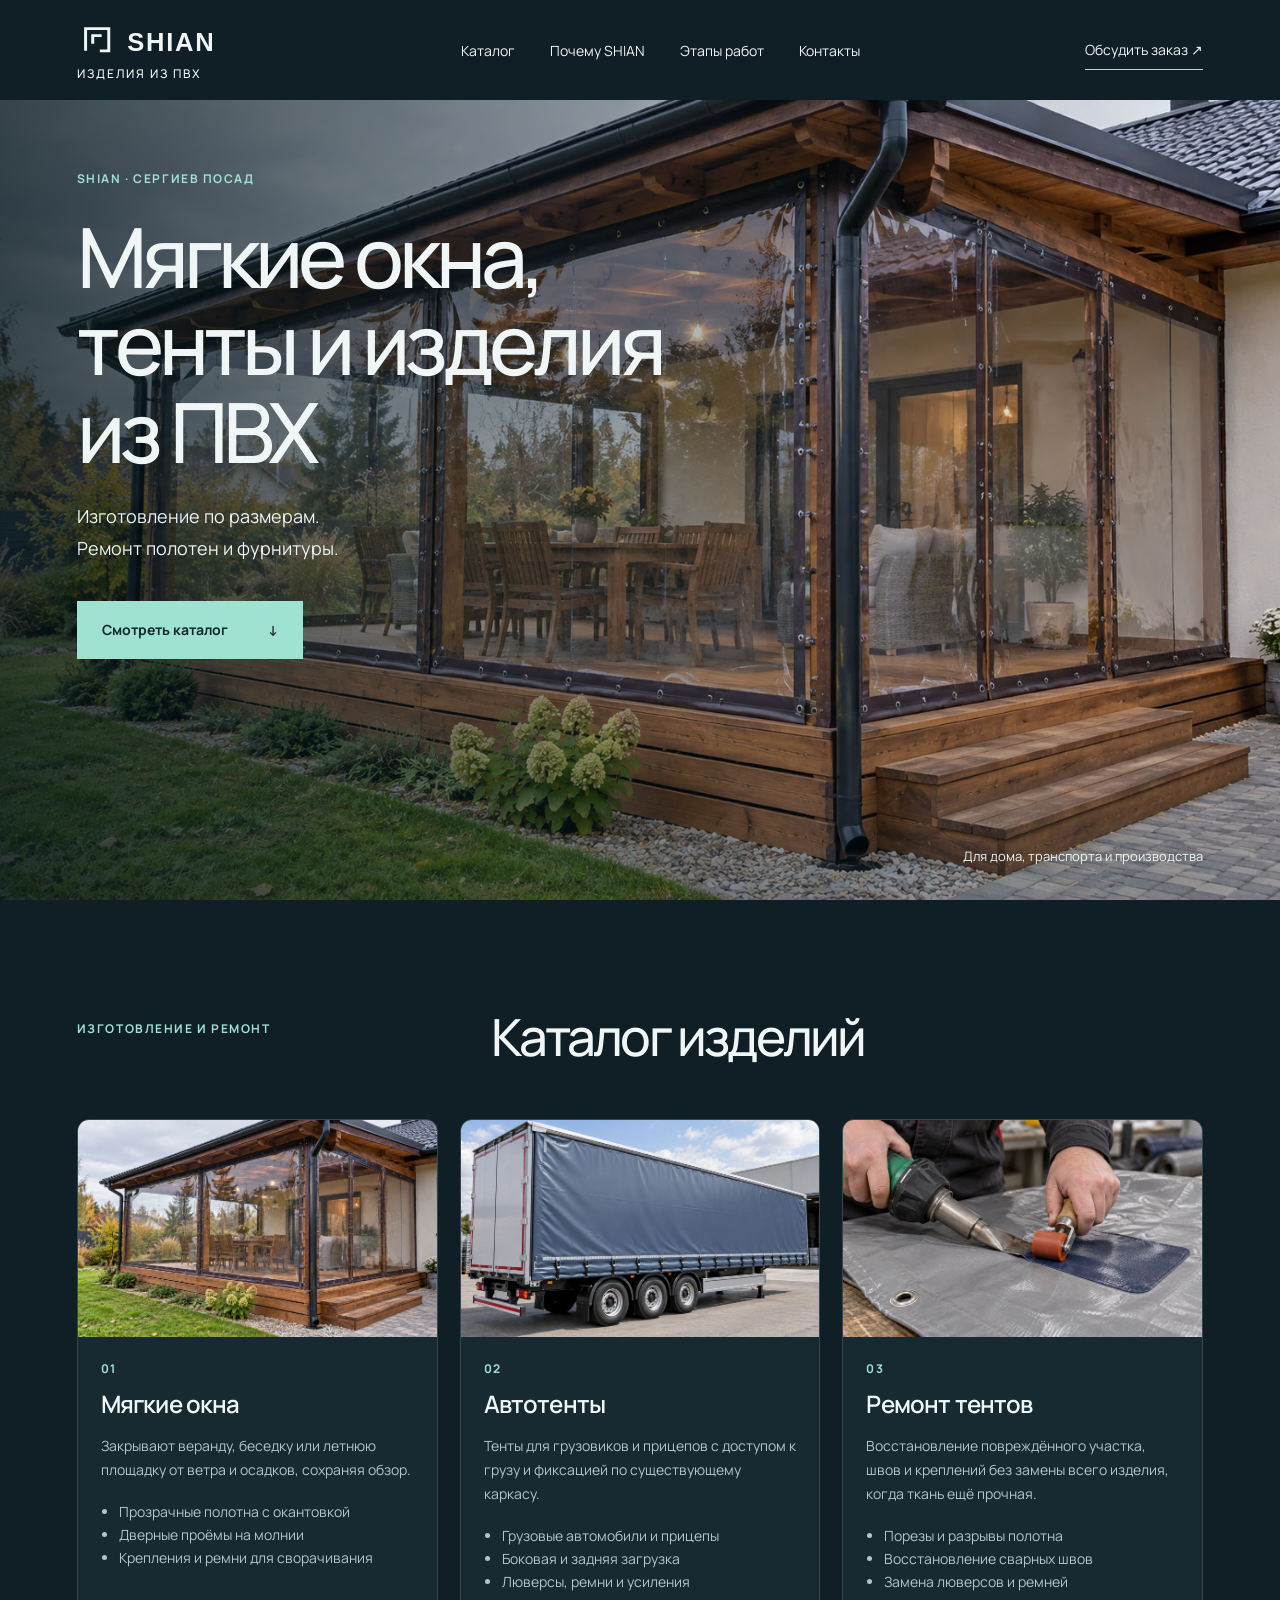
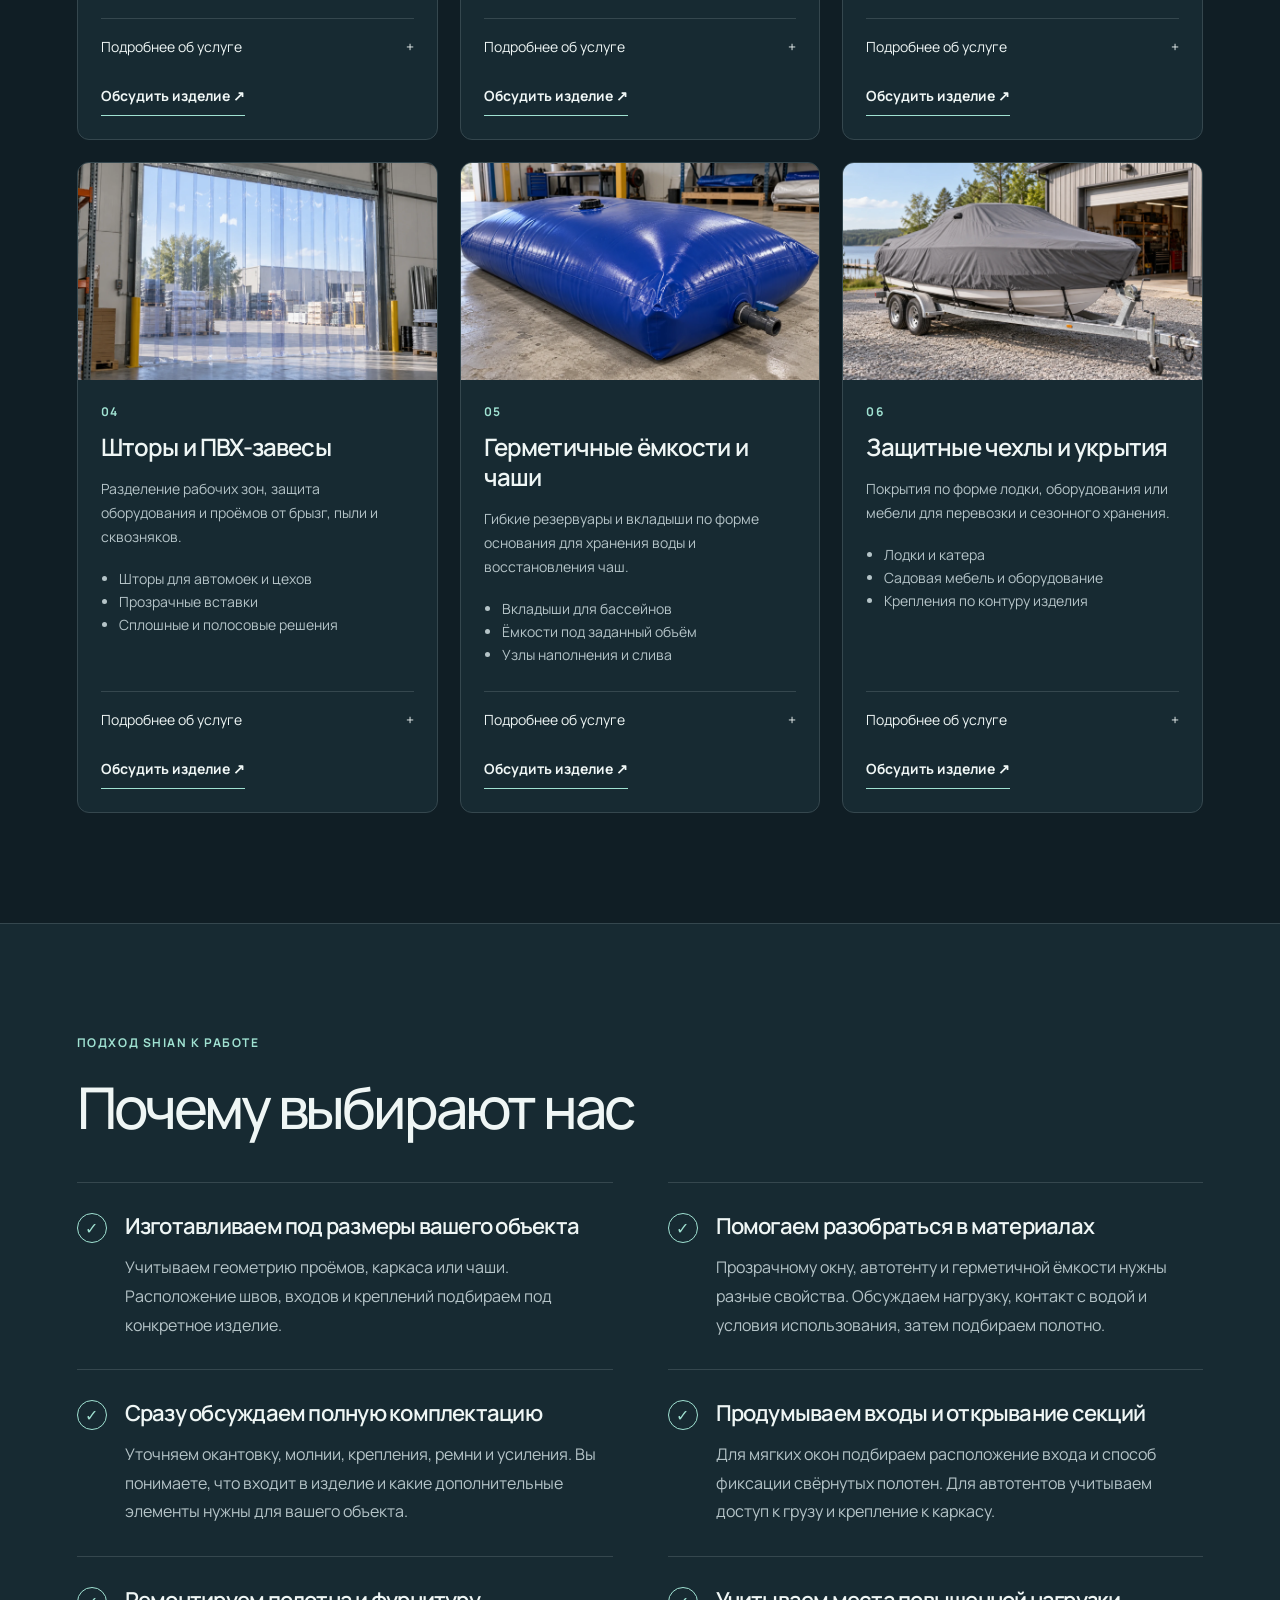
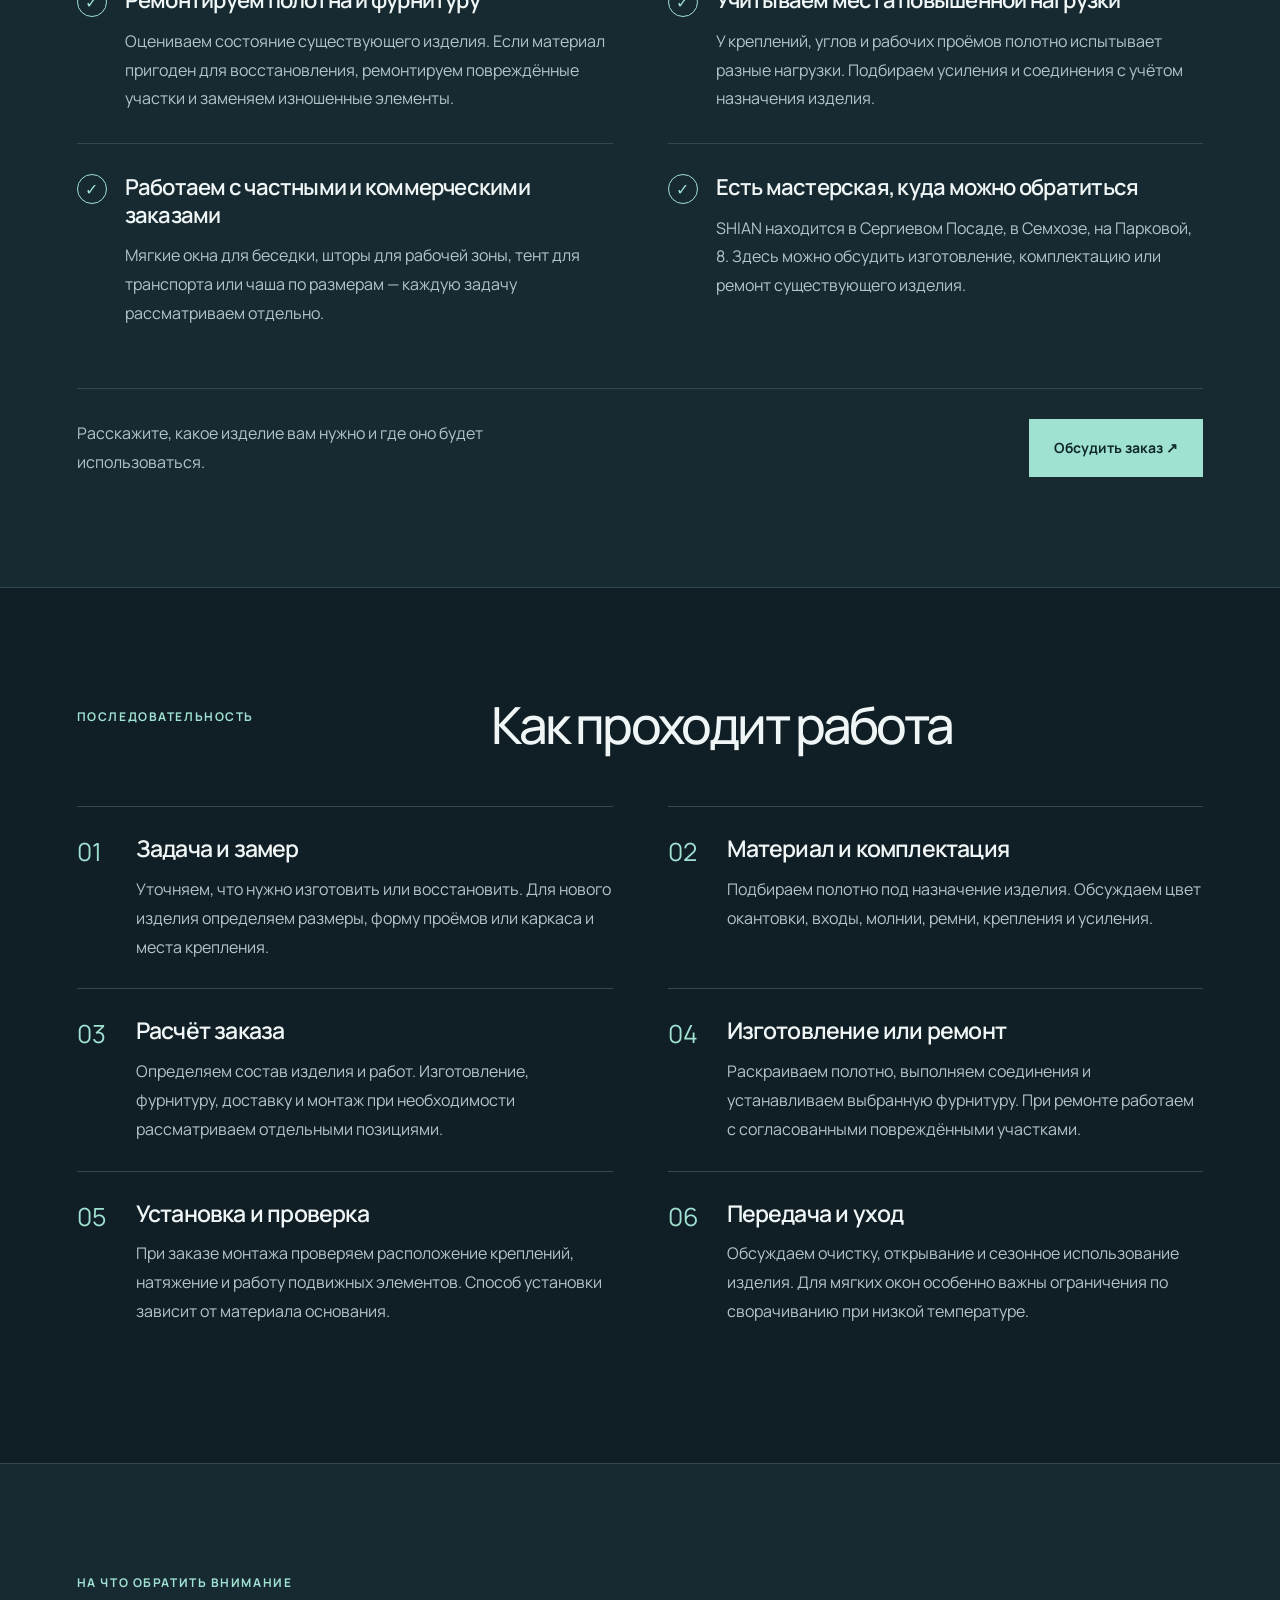
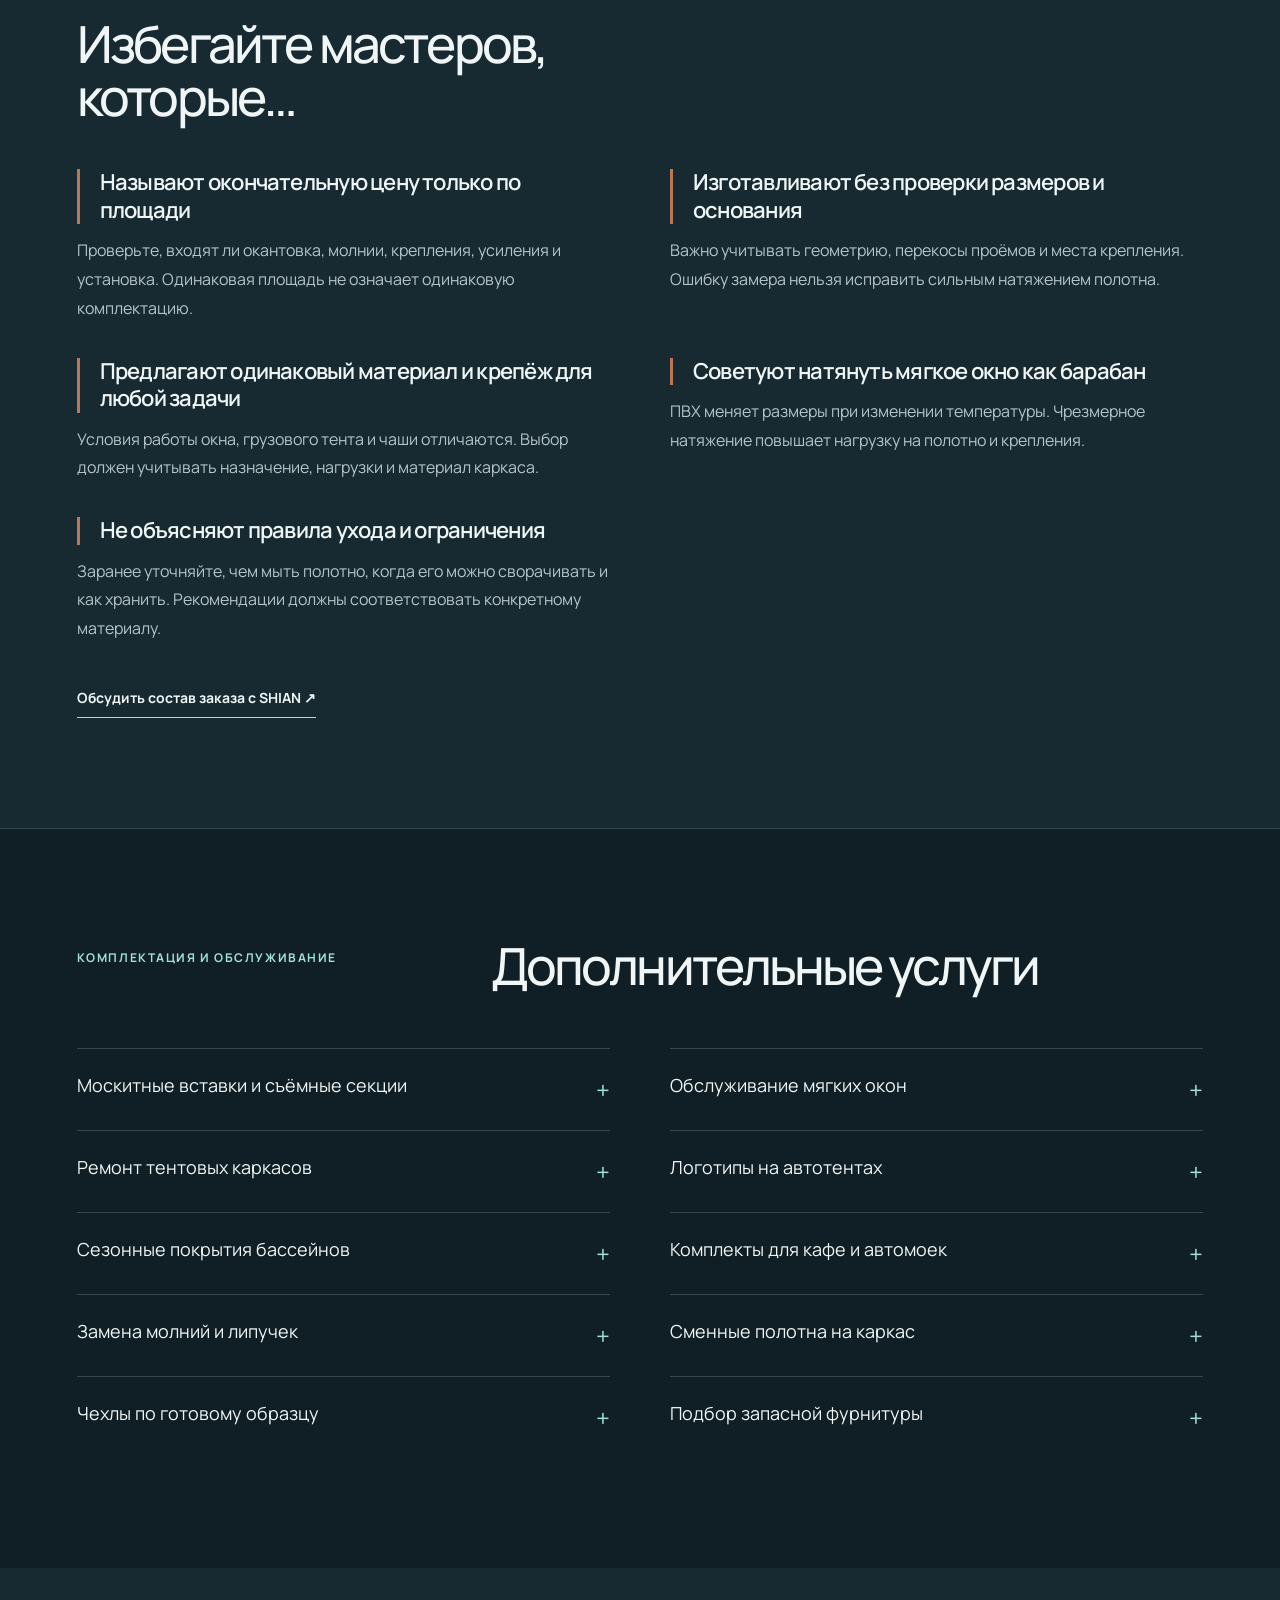
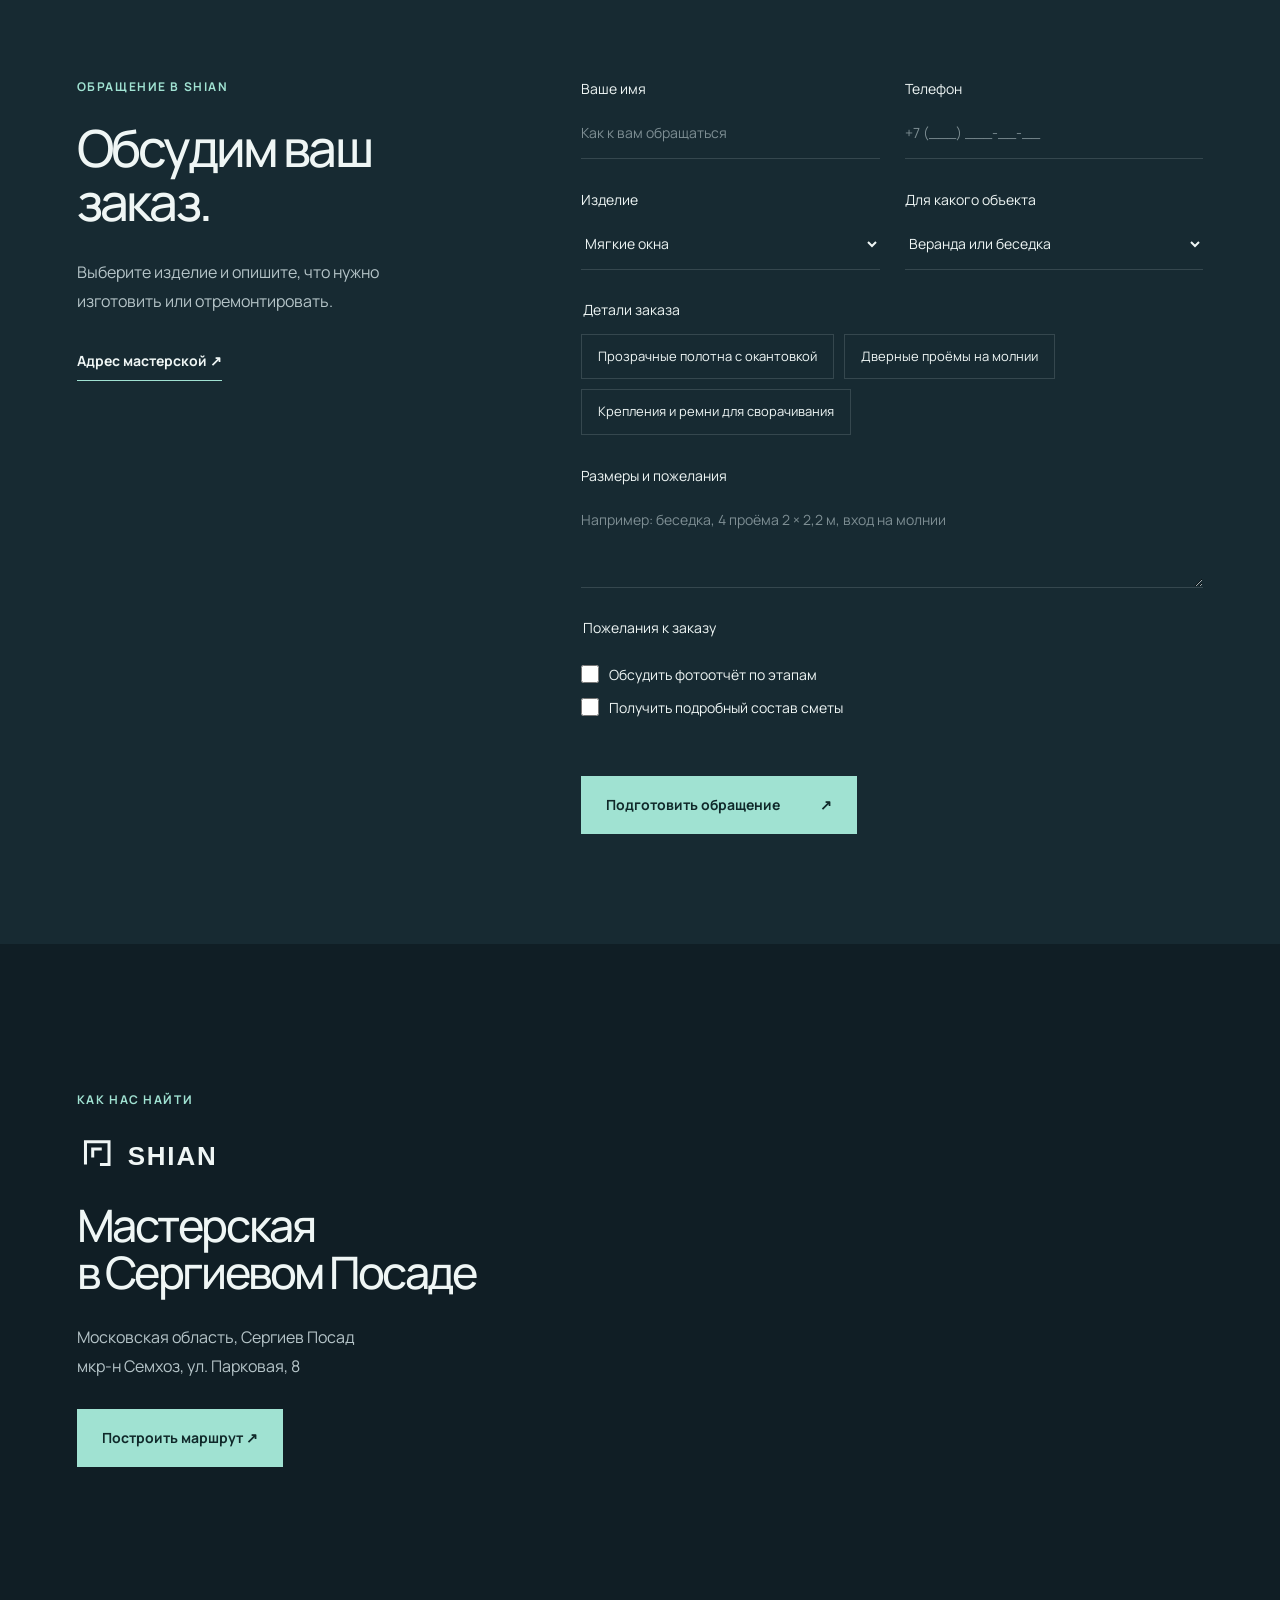
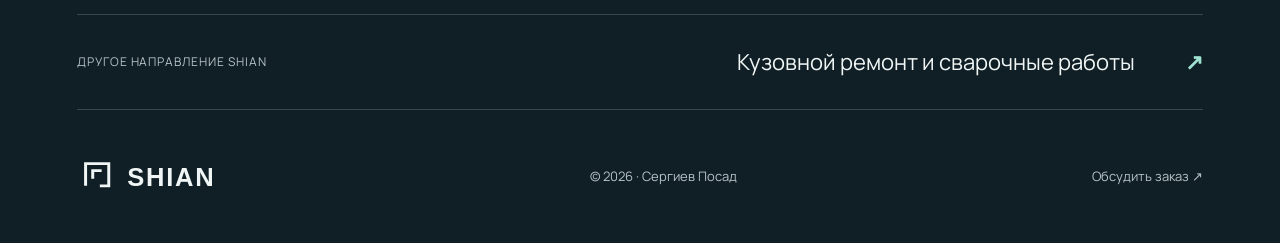
<file: index.html>
<!doctype html><html lang="ru"><head><meta charset="utf-8"><meta name="viewport" content="width=device-width,initial-scale=1"><title>SHIAN — Мягкие окна и изделия из ПВХ в Сергиевом Посаде</title><meta name="description" content="Для веранды, автомобиля, производства и загородного участка. Подбираем конструкцию под размеры, крепления и условия эксплуатации. Московская область, Сергиев Посад, мкр-н Семхоз, ул. Парковая, 8"><link rel="icon" type="image/svg+xml" href="./shian-pvc-mark.svg"><link rel="stylesheet" href="./style.css"></head><body class="pvc"><a class="skip" href="#main">Перейти к содержанию</a><header><a class="brand" href="./"><img class="shian-logo" src="./shian-logo-light.svg" alt="SHIAN" width="180" height="48"><small>ИЗДЕЛИЯ ИЗ ПВХ</small></a><nav aria-label="Основная навигация"><a href="#services">Каталог</a><a href="#why">Почему SHIAN</a><a href="#process">Этапы работ</a><a href="#contacts">Контакты</a></nav><a class="header-cta" href="#request">Обсудить заказ ↗</a></header><main id="main"><section class="pvc-hero"><img src="./soft-windows.webp" alt="Мягкие окна на загородной веранде" fetchpriority="high"><div class="hero-overlay"><span class="eyebrow">SHIAN · СЕРГИЕВ ПОСАД</span><h1>Мягкие окна,<br>тенты и изделия<br>из ПВХ</h1><p>Изготовление по размерам.<br>Ремонт полотен и фурнитуры.</p><a class="button" href="#services">Смотреть каталог <span>↓</span></a></div><span class="hero-caption">Для дома, транспорта и производства</span></section><section id="services" class="section catalogue"><div class="section-heading"><span class="eyebrow">ИЗГОТОВЛЕНИЕ И РЕМОНТ</span><h2>Каталог изделий</h2></div><div class="service-grid restored-grid"><article class="service-card" id="soft-windows"><div class="service-photo"><img src="./soft-windows.webp" alt="Мягкие окна" width="900" height="600" loading="lazy"></div><div class="service-copy"><span class="number">01</span><h3>Мягкие окна</h3><p>Закрывают веранду, беседку или летнюю площадку от ветра и осадков, сохраняя обзор.</p><ul><li>Прозрачные полотна с окантовкой</li><li>Дверные проёмы на молнии</li><li>Крепления и ремни для сворачивания</li></ul><details class="card-detail"><summary>Подробнее об услуге <span>+</span></summary><p>Учитываются ширина и высота каждого проёма, материал стоек, расположение входов и сезонность. Мягкие окна защищают от непогоды, но не заменяют тёплые стеклопакеты.</p></details><a class="text-link" href="#request" data-service="soft-windows">Обсудить изделие ↗</a></div></article><article class="service-card" id="truck-tents"><div class="service-photo"><img src="./truck-tents.webp" alt="Автотенты" width="900" height="600" loading="lazy"></div><div class="service-copy"><span class="number">02</span><h3>Автотенты</h3><p>Тенты для грузовиков и прицепов с доступом к грузу и фиксацией по существующему каркасу.</p><ul><li>Грузовые автомобили и прицепы</li><li>Боковая и задняя загрузка</li><li>Люверсы, ремни и усиления</li></ul><details class="card-detail"><summary>Подробнее об услуге <span>+</span></summary><p>Конструкция зависит от геометрии каркаса и способа погрузки. В расчёте важно отдельно учитывать полотно, фурнитуру, установку и возможный ремонт основания.</p></details><a class="text-link" href="#request" data-service="truck-tents">Обсудить изделие ↗</a></div></article><article class="service-card" id="tent-repair"><div class="service-photo"><img src="./tent-repair.webp" alt="Ремонт тентов" width="900" height="600" loading="lazy"></div><div class="service-copy"><span class="number">03</span><h3>Ремонт тентов</h3><p>Восстановление повреждённого участка, швов и креплений без замены всего изделия, когда ткань ещё прочная.</p><ul><li>Порезы и разрывы полотна</li><li>Восстановление сварных швов</li><li>Замена люверсов и ремней</li></ul><details class="card-detail"><summary>Подробнее об услуге <span>+</span></summary><p>Сначала оценивают износ материала вокруг повреждения. Заплата не решит проблему, если ткань потеряла прочность по всей площади. Объём ремонта уточняется по изделию.</p></details><a class="text-link" href="#request" data-service="tent-repair">Обсудить изделие ↗</a></div></article><article class="service-card" id="industrial-curtains"><div class="service-photo"><img src="./industrial-curtains.webp" alt="Шторы и ПВХ-завесы" width="900" height="600" loading="lazy"></div><div class="service-copy"><span class="number">04</span><h3>Шторы и ПВХ-завесы</h3><p>Разделение рабочих зон, защита оборудования и проёмов от брызг, пыли и сквозняков.</p><ul><li>Шторы для автомоек и цехов</li><li>Прозрачные вставки</li><li>Сплошные и полосовые решения</li></ul><details class="card-detail"><summary>Подробнее об услуге <span>+</span></summary><p>При выборе учитывают ширину проёма, движение людей и техники, температуру и воздействие среды. Для сварочных постов нужны специальные защитные материалы — обычная прозрачная плёнка не подходит.</p></details><a class="text-link" href="#request" data-service="industrial-curtains">Обсудить изделие ↗</a></div></article><article class="service-card" id="reservoirs"><div class="service-photo"><img src="./reservoirs.webp" alt="Герметичные ёмкости и чаши" width="900" height="600" loading="lazy"></div><div class="service-copy"><span class="number">05</span><h3>Герметичные ёмкости и чаши</h3><p>Гибкие резервуары и вкладыши по форме основания для хранения воды и восстановления чаш.</p><ul><li>Вкладыши для бассейнов</li><li>Ёмкости под заданный объём</li><li>Узлы наполнения и слива</li></ul><details class="card-detail"><summary>Подробнее об услуге <span>+</span></summary><p>Нужны размеры основания, рабочий объём, вид жидкости, температура и расположение патрубков. Допуск для питьевой воды и специальных сред подтверждается отдельно для конкретного материала.</p></details><a class="text-link" href="#request" data-service="reservoirs">Обсудить изделие ↗</a></div></article><article class="service-card" id="protective-covers"><div class="service-photo"><img src="./protective-covers.webp" alt="Защитные чехлы и укрытия" width="900" height="600" loading="lazy"></div><div class="service-copy"><span class="number">06</span><h3>Защитные чехлы и укрытия</h3><p>Покрытия по форме лодки, оборудования или мебели для перевозки и сезонного хранения.</p><ul><li>Лодки и катера</li><li>Садовая мебель и оборудование</li><li>Крепления по контуру изделия</li></ul><details class="card-detail"><summary>Подробнее об услуге <span>+</span></summary><p>Важно учесть места, где ткань может перетираться, точки фиксации, удобство снятия и необходимость вентиляции. Сложную форму уточняют по шаблону или замерам.</p></details><a class="text-link" href="#request" data-service="protective-covers">Обсудить изделие ↗</a></div></article></div></section><section class="why section" id="why"><div class="why-heading"><span class="eyebrow">ПОДХОД SHIAN К РАБОТЕ</span><h2>Почему выбирают нас</h2></div><div class="reasons-detailed"><article><span class="check" aria-hidden="true">✓</span><div><h3>Изготавливаем под размеры вашего объекта</h3><p>Учитываем геометрию проёмов, каркаса или чаши. Расположение швов, входов и креплений подбираем под конкретное изделие.</p></div></article><article><span class="check" aria-hidden="true">✓</span><div><h3>Помогаем разобраться в материалах</h3><p>Прозрачному окну, автотенту и герметичной ёмкости нужны разные свойства. Обсуждаем нагрузку, контакт с водой и условия использования, затем подбираем полотно.</p></div></article><article><span class="check" aria-hidden="true">✓</span><div><h3>Сразу обсуждаем полную комплектацию</h3><p>Уточняем окантовку, молнии, крепления, ремни и усиления. Вы понимаете, что входит в изделие и какие дополнительные элементы нужны для вашего объекта.</p></div></article><article><span class="check" aria-hidden="true">✓</span><div><h3>Продумываем входы и открывание секций</h3><p>Для мягких окон подбираем расположение входа и способ фиксации свёрнутых полотен. Для автотентов учитываем доступ к грузу и крепление к каркасу.</p></div></article><article><span class="check" aria-hidden="true">✓</span><div><h3>Ремонтируем полотна и фурнитуру</h3><p>Оцениваем состояние существующего изделия. Если материал пригоден для восстановления, ремонтируем повреждённые участки и заменяем изношенные элементы.</p></div></article><article><span class="check" aria-hidden="true">✓</span><div><h3>Учитываем места повышенной нагрузки</h3><p>У креплений, углов и рабочих проёмов полотно испытывает разные нагрузки. Подбираем усиления и соединения с учётом назначения изделия.</p></div></article><article><span class="check" aria-hidden="true">✓</span><div><h3>Работаем с частными и коммерческими заказами</h3><p>Мягкие окна для беседки, шторы для рабочей зоны, тент для транспорта или чаша по размерам — каждую задачу рассматриваем отдельно.</p></div></article><article><span class="check" aria-hidden="true">✓</span><div><h3>Есть мастерская, куда можно обратиться</h3><p>SHIAN находится в Сергиевом Посаде, в Семхозе, на Парковой, 8. Здесь можно обсудить изготовление, комплектацию или ремонт существующего изделия.</p></div></article></div><div class="why-action"><p>Расскажите, какое изделие вам нужно и где оно будет использоваться.</p><a class="button" href="#request">Обсудить заказ ↗</a></div></section><section class="workflow section" id="process"><div class="section-heading"><span class="eyebrow">ПОСЛЕДОВАТЕЛЬНОСТЬ</span><h2>Как проходит работа</h2></div><ol class="step-list"><li><span>01</span><div><h3>Задача и замер</h3><p>Уточняем, что нужно изготовить или восстановить. Для нового изделия определяем размеры, форму проёмов или каркаса и места крепления.</p></div></li><li><span>02</span><div><h3>Материал и комплектация</h3><p>Подбираем полотно под назначение изделия. Обсуждаем цвет окантовки, входы, молнии, ремни, крепления и усиления.</p></div></li><li><span>03</span><div><h3>Расчёт заказа</h3><p>Определяем состав изделия и работ. Изготовление, фурнитуру, доставку и монтаж при необходимости рассматриваем отдельными позициями.</p></div></li><li><span>04</span><div><h3>Изготовление или ремонт</h3><p>Раскраиваем полотно, выполняем соединения и устанавливаем выбранную фурнитуру. При ремонте работаем с согласованными повреждёнными участками.</p></div></li><li><span>05</span><div><h3>Установка и проверка</h3><p>При заказе монтажа проверяем расположение креплений, натяжение и работу подвижных элементов. Способ установки зависит от материала основания.</p></div></li><li><span>06</span><div><h3>Передача и уход</h3><p>Обсуждаем очистку, открывание и сезонное использование изделия. Для мягких окон особенно важны ограничения по сворачиванию при низкой температуре.</p></div></li></ol></section><section class="choose-carefully section"><div class="caution-heading"><span class="eyebrow">НА ЧТО ОБРАТИТЬ ВНИМАНИЕ</span><h2>Избегайте мастеров,<br>которые…</h2></div><div class="caution-list"><article><h3>Называют окончательную цену только по площади</h3><p>Проверьте, входят ли окантовка, молнии, крепления, усиления и установка. Одинаковая площадь не означает одинаковую комплектацию.</p></article><article><h3>Изготавливают без проверки размеров и основания</h3><p>Важно учитывать геометрию, перекосы проёмов и места крепления. Ошибку замера нельзя исправить сильным натяжением полотна.</p></article><article><h3>Предлагают одинаковый материал и крепёж для любой задачи</h3><p>Условия работы окна, грузового тента и чаши отличаются. Выбор должен учитывать назначение, нагрузки и материал каркаса.</p></article><article><h3>Советуют натянуть мягкое окно как барабан</h3><p>ПВХ меняет размеры при изменении температуры. Чрезмерное натяжение повышает нагрузку на полотно и крепления.</p></article><article><h3>Не объясняют правила ухода и ограничения</h3><p>Заранее уточняйте, чем мыть полотно, когда его можно сворачивать и как хранить. Рекомендации должны соответствовать конкретному материалу.</p></article></div><a class="text-link" href="#request">Обсудить состав заказа с SHIAN ↗</a></section><section class="extras section"><div class="section-heading"><span class="eyebrow">КОМПЛЕКТАЦИЯ И ОБСЛУЖИВАНИЕ</span><h2>Дополнительные услуги</h2></div><div class="extra-list"><a href="#request" data-service="soft-windows" data-extra="Москитные вставки и съёмные секции"><span>Москитные вставки и съёмные секции</span><b>+</b></a><a href="#request" data-service="soft-windows" data-extra="Обслуживание мягких окон"><span>Обслуживание мягких окон</span><b>+</b></a><a href="#request" data-service="truck-tents" data-extra="Ремонт тентовых каркасов"><span>Ремонт тентовых каркасов</span><b>+</b></a><a href="#request" data-service="truck-tents" data-extra="Логотипы на автотентах"><span>Логотипы на автотентах</span><b>+</b></a><a href="#request" data-service="reservoirs" data-extra="Сезонные покрытия бассейнов"><span>Сезонные покрытия бассейнов</span><b>+</b></a><a href="#request" data-service="industrial-curtains" data-extra="Комплекты для кафе и автомоек"><span>Комплекты для кафе и автомоек</span><b>+</b></a><a href="#request" data-service="tent-repair" data-extra="Замена молний и липучек"><span>Замена молний и липучек</span><b>+</b></a><a href="#request" data-service="truck-tents" data-extra="Сменные полотна на каркас"><span>Сменные полотна на каркас</span><b>+</b></a><a href="#request" data-service="protective-covers" data-extra="Чехлы по готовому образцу"><span>Чехлы по готовому образцу</span><b>+</b></a><a href="#request" data-service="tent-repair" data-extra="Подбор запасной фурнитуры"><span>Подбор запасной фурнитуры</span><b>+</b></a></div></section><section id="request" class="request section"><div class="request-intro"><span class="eyebrow">ОБРАЩЕНИЕ В SHIAN</span><h2>Обсудим ваш<br>заказ.</h2><p>Выберите изделие и опишите, что нужно изготовить или отремонтировать.</p><a href="#contacts" class="text-link">Адрес мастерской ↗</a></div><form id="config-form"><div class="form-row"><label>Ваше имя<input id="client-name" autocomplete="name" placeholder="Как к вам обращаться"></label><label>Телефон<input id="client-phone" autocomplete="tel" type="tel" placeholder="+7 (___) ___-__-__"></label></div><div class="form-row"><label><span id="service-label">Изделие</span><select id="service" aria-labelledby="service-label"><option value="soft-windows">Мягкие окна</option><option value="truck-tents">Автотенты</option><option value="tent-repair">Ремонт тентов</option><option value="industrial-curtains">Шторы и ПВХ-завесы</option><option value="reservoirs">Герметичные ёмкости и чаши</option><option value="protective-covers">Защитные чехлы и укрытия</option></select></label><label><span id="object-label">Для какого объекта</span><select id="object" aria-labelledby="object-label"></select></label></div><fieldset><legend>Детали заказа</legend><div id="options"></div></fieldset><label>Размеры и пожелания<textarea id="notes" maxlength="1200" rows="3" placeholder="Например: беседка, 4 проёма 2 × 2,2 м, вход на молнии"></textarea></label><fieldset class="service-wishes"><legend>Пожелания к заказу</legend><label><input type="checkbox" name="wish" value="Обсудить фотоотчёт по этапам"> Обсудить фотоотчёт по этапам</label><label><input type="checkbox" name="wish" value="Получить подробный состав сметы"> Получить подробный состав сметы</label></fieldset><button class="button" type="submit">Подготовить обращение <span>↗</span></button><div id="draft" hidden><h3>Ваше обращение</h3><pre id="draft-text"></pre><div class="draft-actions"><button type="button" class="button" id="copy-order">Скопировать</button><button type="button" class="text-link" id="download-order">Сохранить</button></div><p role="status" id="copy-status"></p></div></form></section><section class="contacts section" id="contacts"><div><span class="eyebrow">КАК НАС НАЙТИ</span><div class="contact-logo"><img class="shian-logo" src="./shian-logo-light.svg" alt="SHIAN" width="180" height="48"></div><h2>Мастерская<br>в Сергиевом Посаде</h2><address>Московская область, Сергиев Посад<br>мкр-н Семхоз, ул. Парковая, 8</address><a class="button" href="https://maps.app.goo.gl/vzJ2wbfQcBkGG4pV8" target="_blank" rel="noopener">Построить маршрут ↗</a></div><iframe title="Карта проезда — Парковая, 8" src="https://www.google.com/maps/embed?pb=!1m18!1m12!1m3!1d2214.800077153919!2d38.086655476743466!3d56.281500673284484!2m3!1f0!2f0!3f0!3m2!1i1024!2i768!4f13.1!3m3!1m2!1s0x46b4c4e0e71b142d%3A0xcb1055d5be5c8dfb!2z0J_QsNGA0LrQvtCy0LDRjyDRg9C7LiwgOCwg0KHQtdGA0LPQuNC10LIg0J_QvtGB0LDQtCwg0JzQvtGB0LrQvtCy0YHQutCw0Y8g0L7QsdC7Liwg0KDQvtGB0YHQuNGPLCAxNDEzMDQ!5e0!3m2!1sru!2sus!4v1789467396194!5m2!1sru!2sus" loading="lazy" allowfullscreen referrerpolicy="strict-origin-when-cross-origin"></iframe></section><aside class="other-direction"><span>ДРУГОЕ НАПРАВЛЕНИЕ SHIAN</span><a href="./auto.html">Кузовной ремонт и сварочные работы <b>↗</b></a></aside></main><footer><a class="brand" href="./"><img class="shian-logo" src="./shian-logo-light.svg" alt="SHIAN" width="180" height="48"></a><span>© 2026 · Сергиев Посад</span><a href="#request">Обсудить заказ ↗</a></footer><script id="page-data" type="application/json">{"kind":"pvc","address":"Московская область, Сергиев Посад, мкр-н Семхоз, ул. Парковая, 8","services":[{"id":"soft-windows","name":"Мягкие окна","options":["Прозрачные полотна с окантовкой","Дверные проёмы на молнии","Крепления и ремни для сворачивания"]},{"id":"truck-tents","name":"Автотенты","options":["Грузовые автомобили и прицепы","Боковая и задняя загрузка","Люверсы, ремни и усиления"]},{"id":"tent-repair","name":"Ремонт тентов","options":["Порезы и разрывы полотна","Восстановление сварных швов","Замена люверсов и ремней"]},{"id":"industrial-curtains","name":"Шторы и ПВХ-завесы","options":["Шторы для автомоек и цехов","Прозрачные вставки","Сплошные и полосовые решения"]},{"id":"reservoirs","name":"Герметичные ёмкости и чаши","options":["Вкладыши для бассейнов","Ёмкости под заданный объём","Узлы наполнения и слива"]},{"id":"protective-covers","name":"Защитные чехлы и укрытия","options":["Лодки и катера","Садовая мебель и оборудование","Крепления по контуру изделия"]}]}</script><script src="./site.js" defer></script></body></html>
</file>
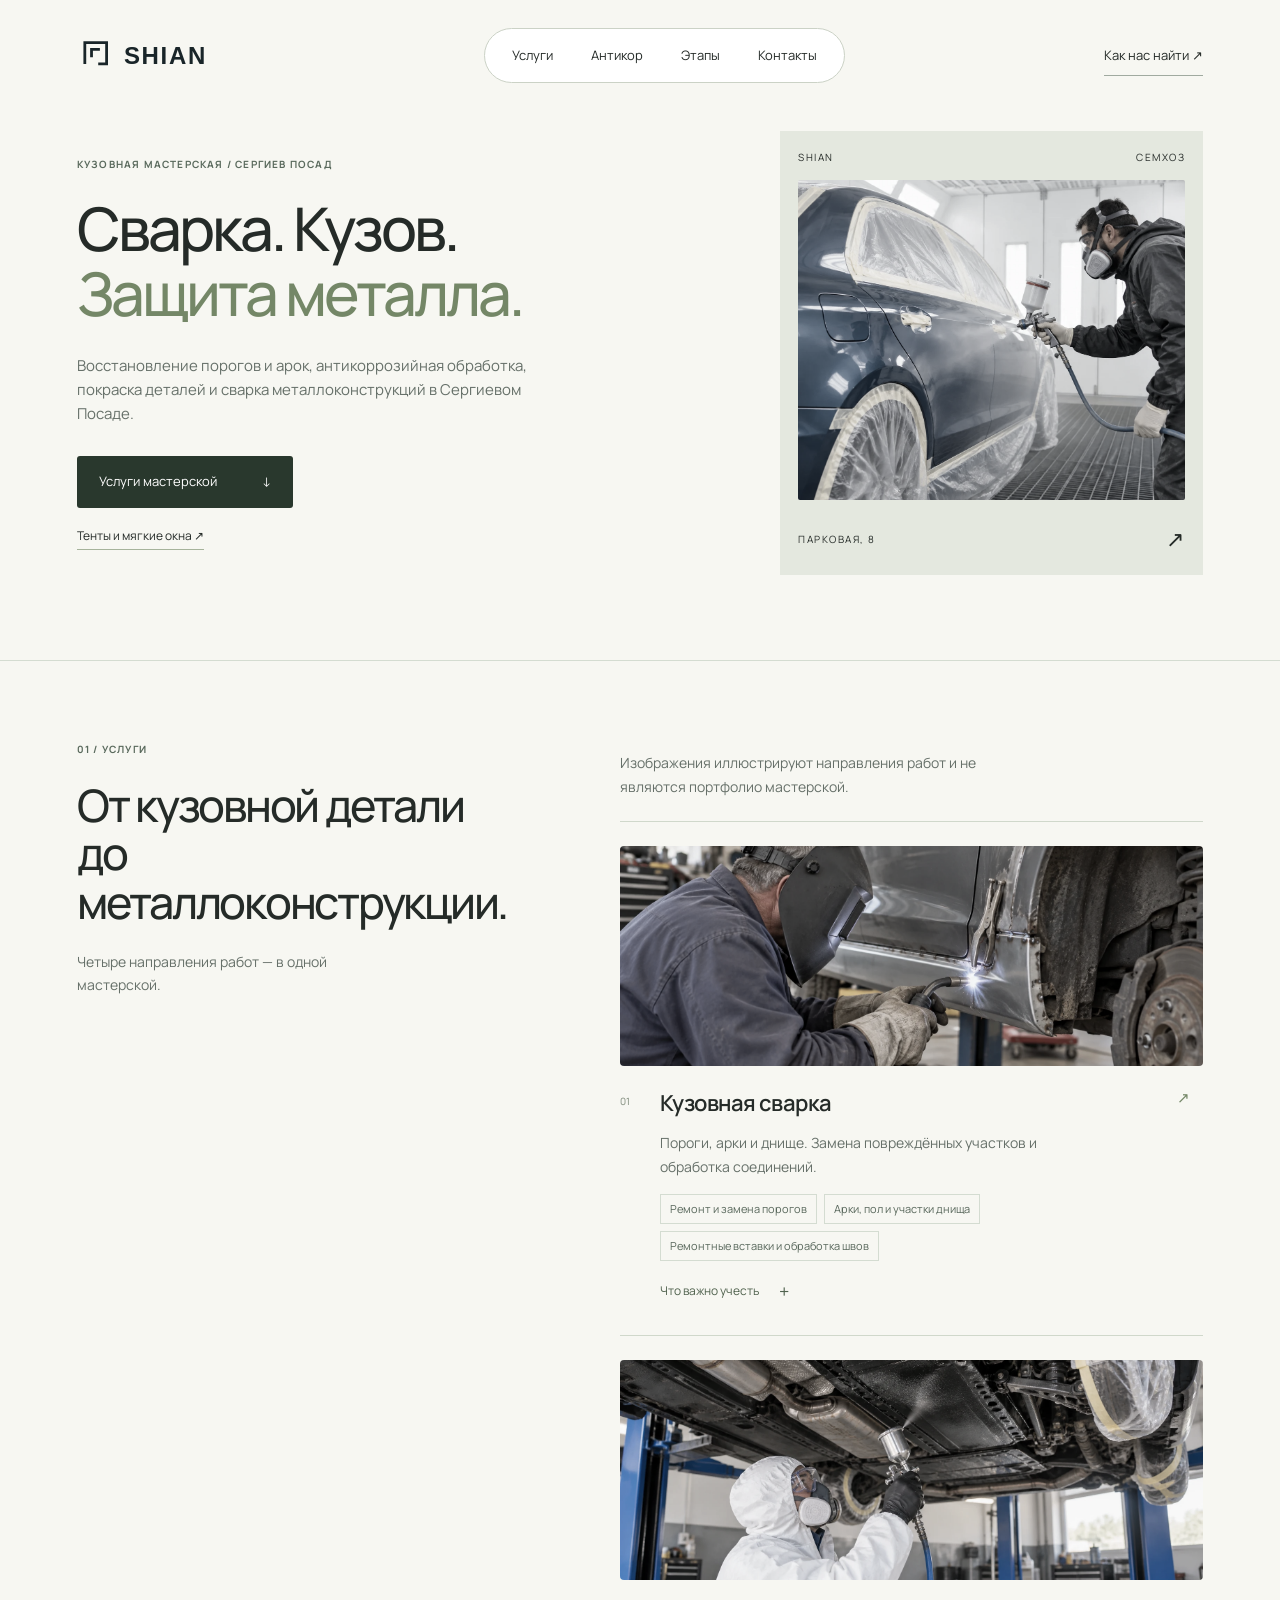
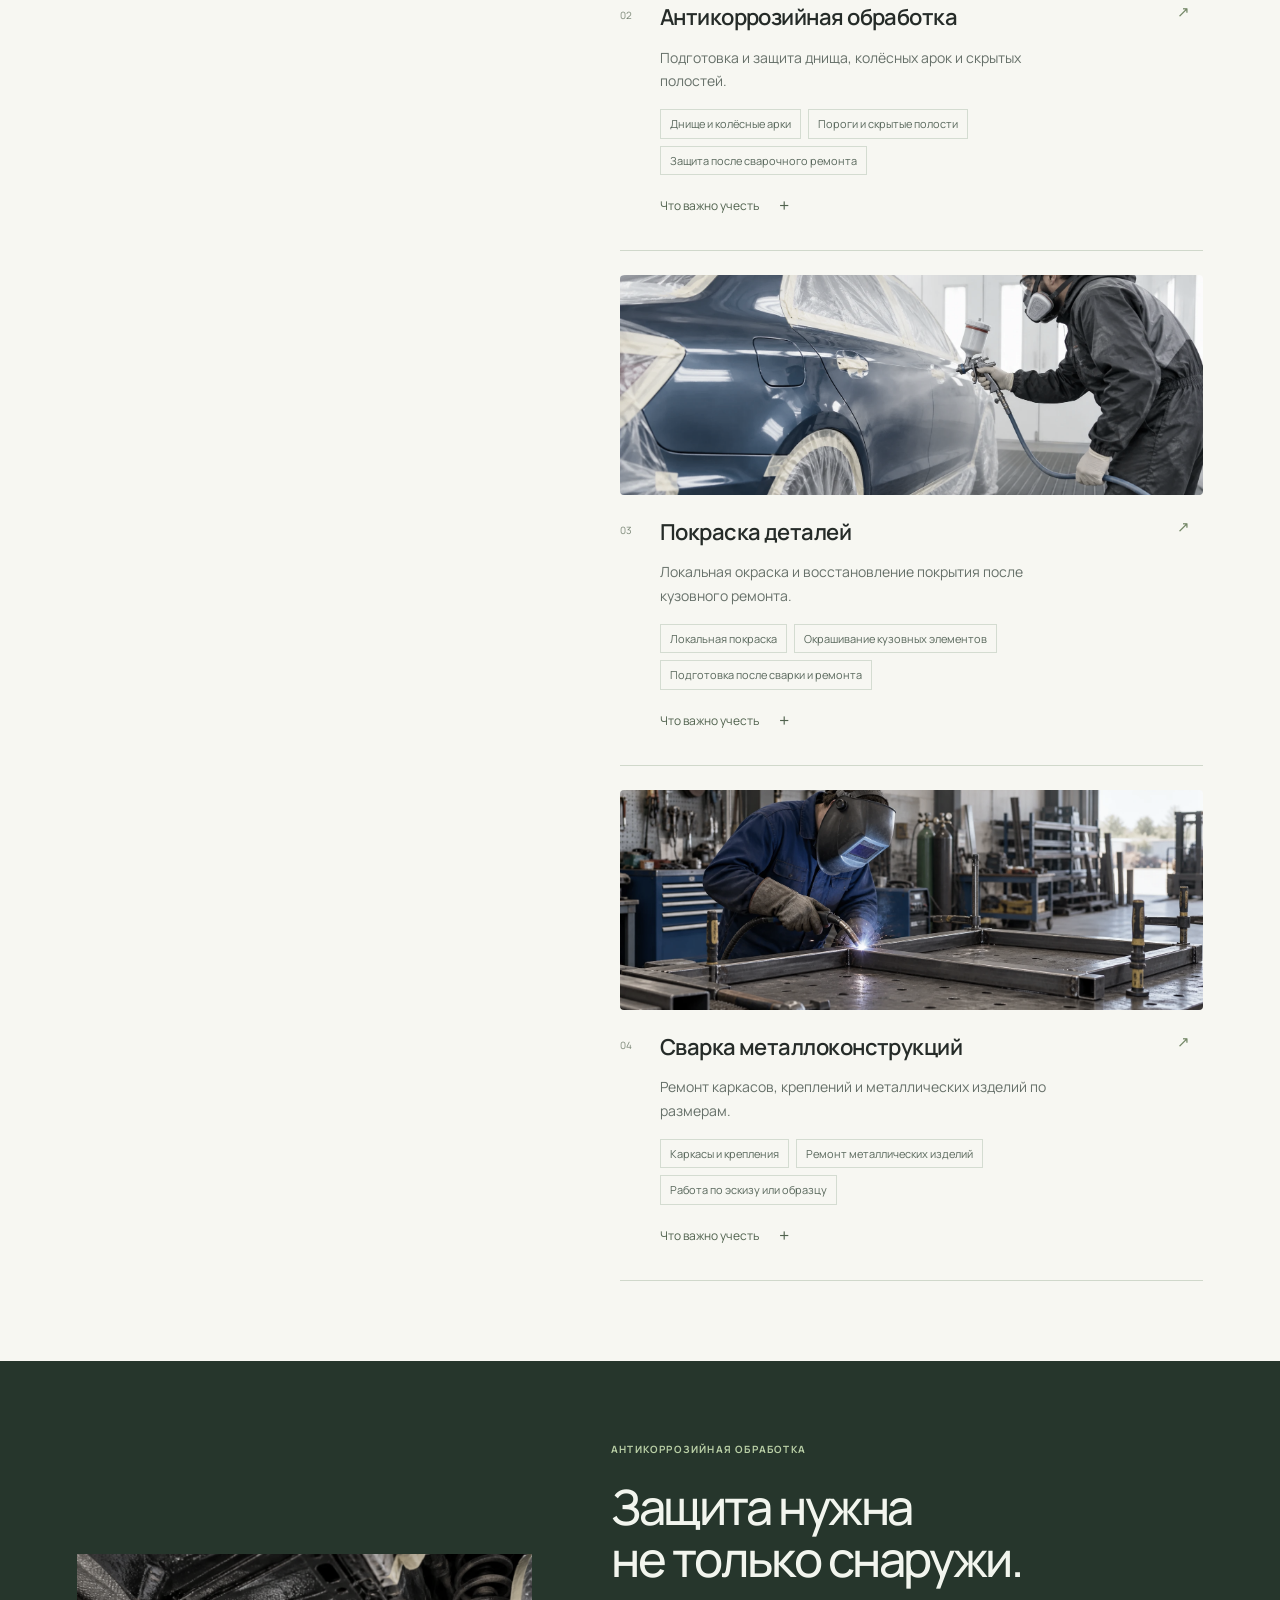
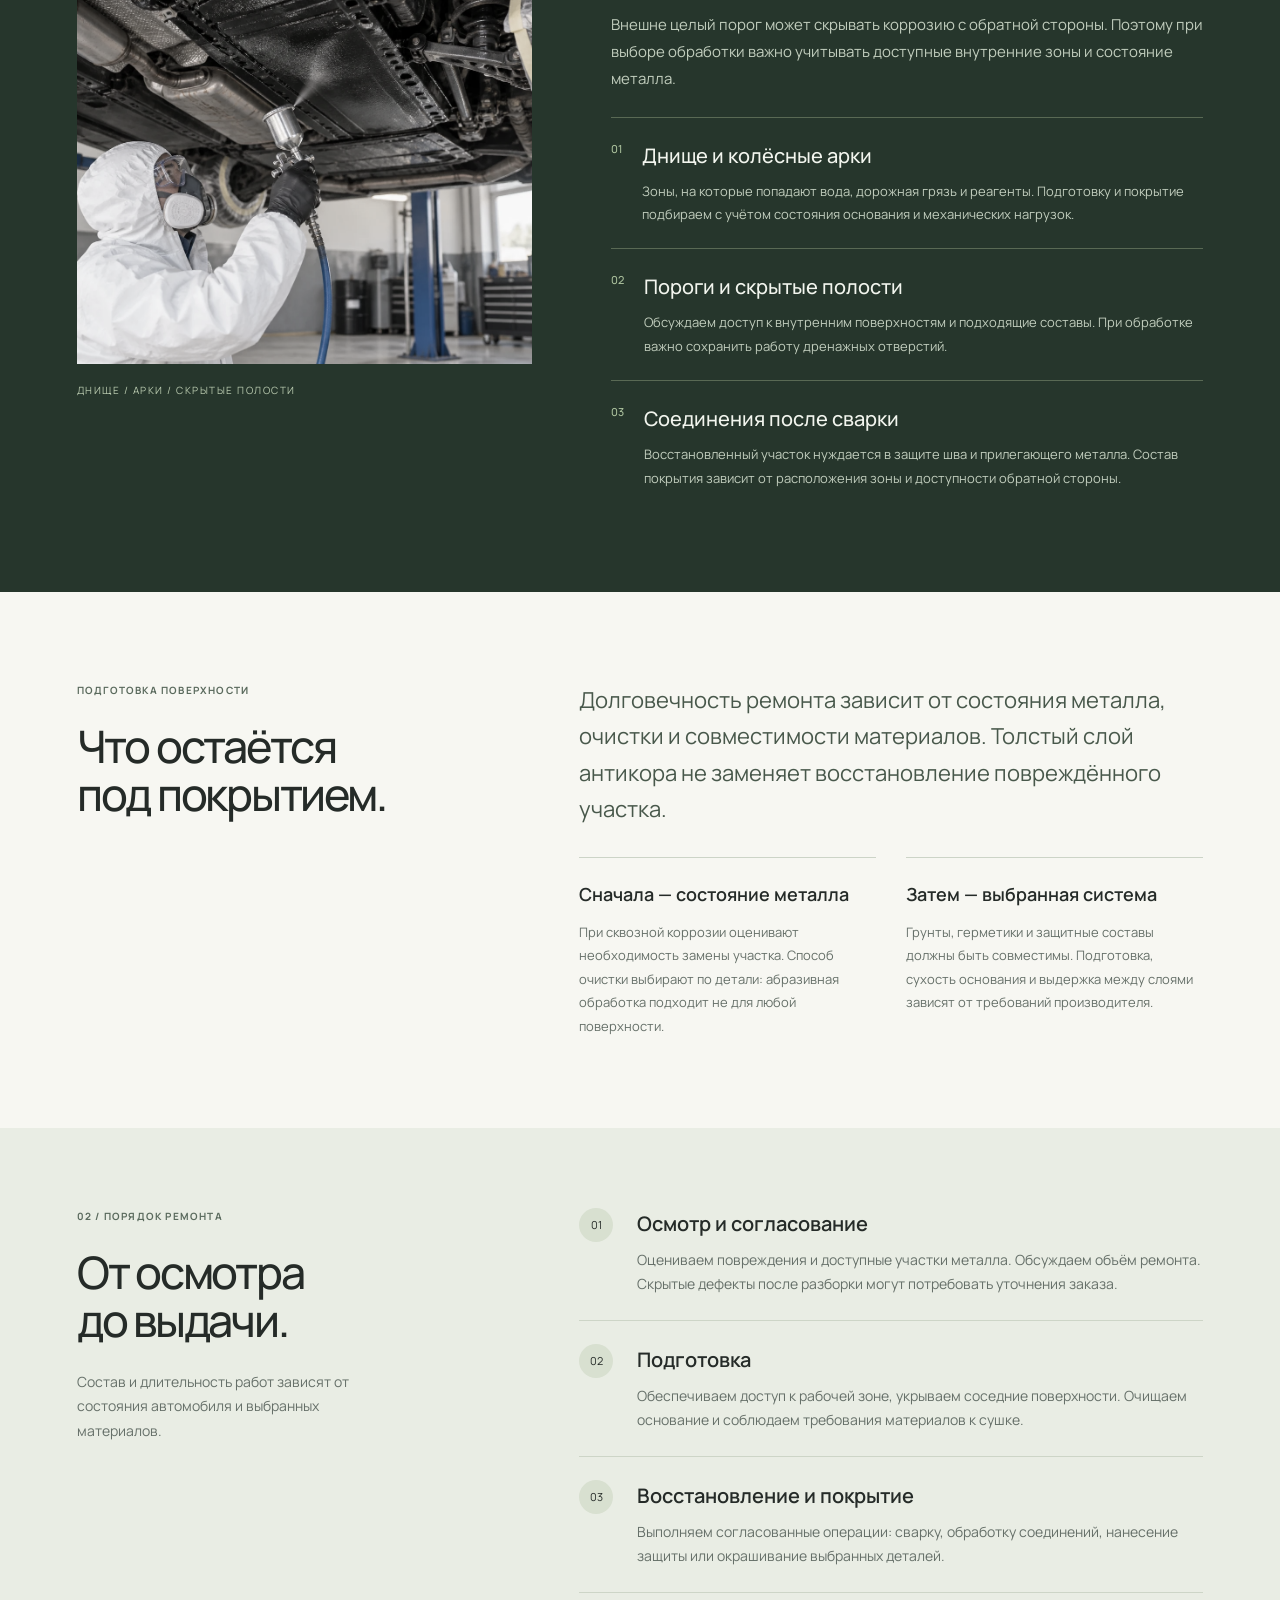
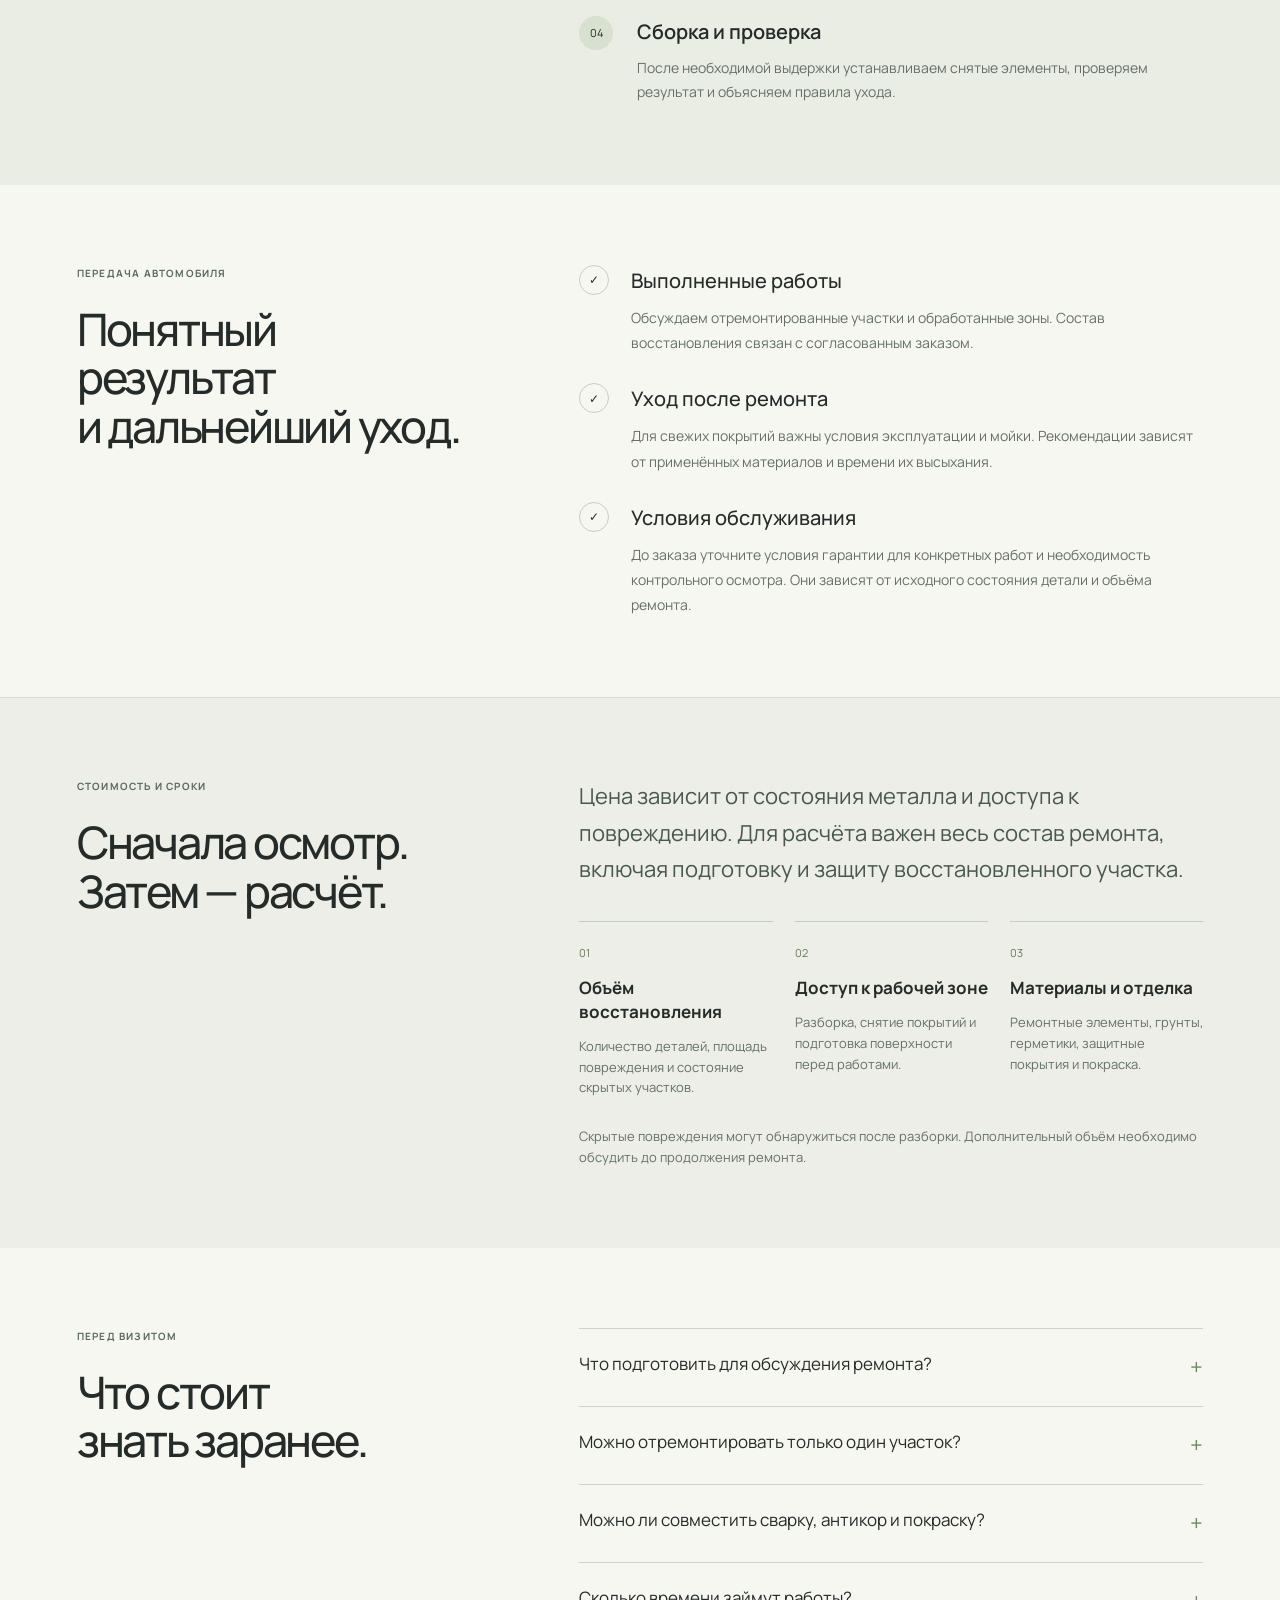
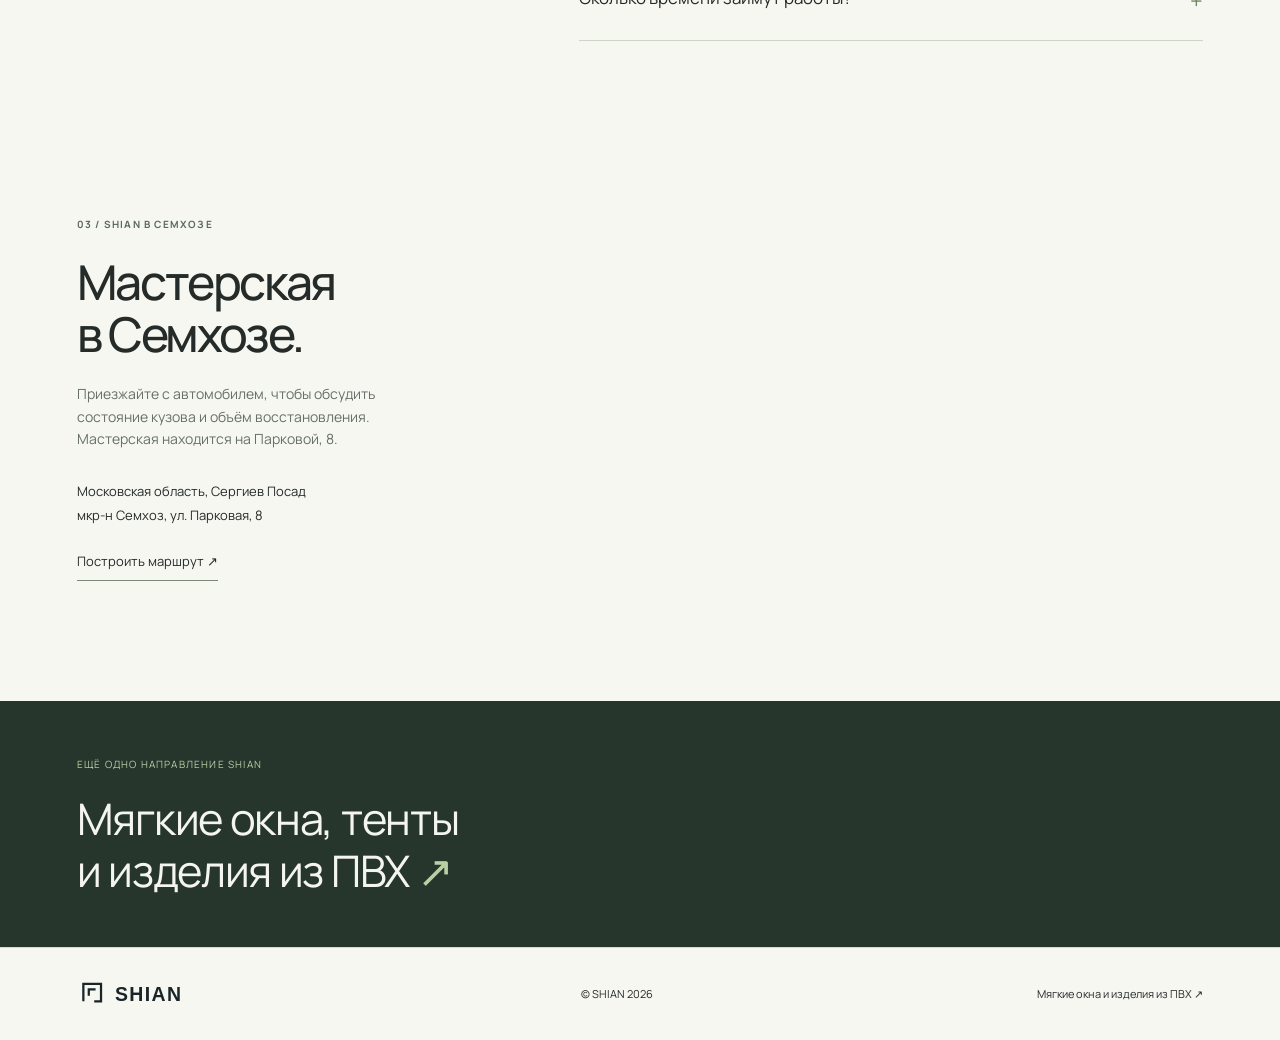
<file: auto.html>
<!doctype html><html lang="ru"><head><meta charset="utf-8"><meta name="viewport" content="width=device-width,initial-scale=1"><title>SHIAN — сварка, кузовной ремонт и антикор в Сергиевом Посаде</title><meta name="description" content="Кузовная сварка, антикор и покраска. SHIAN, Сергиев Посад, Семхоз, Парковая, 8."><link rel="icon" href="./shian-mark.svg"><link rel="stylesheet" href="./auto.css"></head><body class="auto"><a class="skip" href="#main">Перейти к содержанию</a><header><a href="./auto.html" aria-label="SHIAN — кузовная мастерская"><img class="shian-logo" src="./shian-logo-dark.svg" alt="SHIAN" width="180" height="48"></a><nav aria-label="Основная навигация"><a href="#services">Услуги</a><a href="#protection">Антикор</a><a href="#process">Этапы</a><a href="#contacts">Контакты</a></nav><a class="header-action" href="#contacts">Как нас найти ↗</a></header><main id="main"><section class="hero"><div class="hero-copy"><span class="eyebrow">КУЗОВНАЯ МАСТЕРСКАЯ / СЕРГИЕВ ПОСАД</span><h1>Сварка. Кузов.<br><em>Защита металла.</em></h1><p>Восстановление порогов и арок, антикоррозийная обработка, покраска деталей и сварка металлоконструкций в Сергиевом Посаде.</p><a class="button" href="#services">Услуги мастерской <span>↓</span></a><a class="hero-secondary" href="./">Тенты и мягкие окна ↗</a></div><div class="hero-detail"><div class="detail-top"><span>SHIAN</span><span>СЕМХОЗ</span></div><img src="./painting.webp" alt="Окрашивание кузовной детали" width="900" height="600"><div class="detail-bottom"><span>ПАРКОВАЯ, 8</span><a href="#contacts" aria-label="Адрес и карта мастерской">↗</a></div></div></section><section class="services section" id="services"><div class="section-head"><span class="eyebrow">01 / УСЛУГИ</span><h2>От кузовной детали<br>до металлоконструкции.</h2><p>Четыре направления работ — в одной мастерской.</p></div><div class="service-list"><p class="visual-note">Изображения иллюстрируют направления работ и не являются портфолио мастерской.</p><article id="body-welding"><img class="service-image" src="./body-welding.webp" alt="Кузовная сварка — иллюстрация направления" width="900" height="600" loading="lazy"><span class="num">01</span><div><h3>Кузовная сварка</h3><p>Пороги, арки и днище. Замена повреждённых участков и обработка соединений.</p><ul class="service-includes"><li>Ремонт и замена порогов</li><li>Арки, пол и участки днища</li><li>Ремонтные вставки и обработка швов</li></ul><details class="service-note"><summary>Что важно учесть <span>+</span></summary><p>Осмотр показывает, достаточно ли локальной вставки или нужно менять участок целиком. Состояние усилителей и скрытых зон может потребовать дополнительной разборки. Методы ремонта выбирают с учётом конструкции автомобиля.</p></details></div><span class="service-stamp" aria-hidden="true">↗</span></article><article id="anticorrosion"><img class="service-image" src="./anticorrosion.webp" alt="Антикоррозийная обработка — иллюстрация направления" width="900" height="600" loading="lazy"><span class="num">02</span><div><h3>Антикоррозийная обработка</h3><p>Подготовка и защита днища, колёсных арок и скрытых полостей.</p><ul class="service-includes"><li>Днище и колёсные арки</li><li>Пороги и скрытые полости</li><li>Защита после сварочного ремонта</li></ul><details class="service-note"><summary>Что важно учесть <span>+</span></summary><p>Антикор не восстанавливает утраченный металл. Перед нанесением оценивают коррозию, удаляют непрочные слои и загрязнения, обеспечивают необходимую сухость. Для открытых поверхностей и полостей применяются подходящие составы.</p></details></div><span class="service-stamp" aria-hidden="true">↗</span></article><article id="painting"><img class="service-image" src="./painting.webp" alt="Покраска деталей — иллюстрация направления" width="900" height="600" loading="lazy"><span class="num">03</span><div><h3>Покраска деталей</h3><p>Локальная окраска и восстановление покрытия после кузовного ремонта.</p><ul class="service-includes"><li>Локальная покраска</li><li>Окрашивание кузовных элементов</li><li>Подготовка после сварки и ремонта</li></ul><details class="service-note"><summary>Что важно учесть <span>+</span></summary><p>Возможность перехода по краске и лаку зависит от цвета и места повреждения. Состав работ включает оценку старого покрытия, подготовку, совместимые грунты и финишную систему.</p></details></div><span class="service-stamp" aria-hidden="true">↗</span></article><article id="metal-welding"><img class="service-image" src="./metal-welding.webp" alt="Сварка металлоконструкций — иллюстрация направления" width="900" height="600" loading="lazy"><span class="num">04</span><div><h3>Сварка металлоконструкций</h3><p>Ремонт каркасов, креплений и металлических изделий по размерам.</p><ul class="service-includes"><li>Каркасы и крепления</li><li>Ремонт металлических изделий</li><li>Работа по эскизу или образцу</li></ul><details class="service-note"><summary>Что важно учесть <span>+</span></summary><p>Возможность выполнения зависит от марки и толщины металла, назначения детали, нагрузок и доступа к соединению. Ответственные конструкции требуют отдельной оценки и технического задания.</p></details></div><span class="service-stamp" aria-hidden="true">↗</span></article></div></section><section class="protection section" id="protection"><div class="protection-visual"><img src="./anticorrosion.webp" alt="Обработка днища автомобиля" width="900" height="600" loading="lazy"><span>ДНИЩЕ / АРКИ / СКРЫТЫЕ ПОЛОСТИ</span></div><div><span class="eyebrow">АНТИКОРРОЗИЙНАЯ ОБРАБОТКА</span><h2>Защита нужна<br>не только снаружи.</h2><p class="section-lead">Внешне целый порог может скрывать коррозию с обратной стороны. Поэтому при выборе обработки важно учитывать доступные внутренние зоны и состояние металла.</p><div class="zone"><b>01</b><div><h3>Днище и колёсные арки</h3><p>Зоны, на которые попадают вода, дорожная грязь и реагенты. Подготовку и покрытие подбираем с учётом состояния основания и механических нагрузок.</p></div></div><div class="zone"><b>02</b><div><h3>Пороги и скрытые полости</h3><p>Обсуждаем доступ к внутренним поверхностям и подходящие составы. При обработке важно сохранить работу дренажных отверстий.</p></div></div><div class="zone"><b>03</b><div><h3>Соединения после сварки</h3><p>Восстановленный участок нуждается в защите шва и прилегающего металла. Состав покрытия зависит от расположения зоны и доступности обратной стороны.</p></div></div></div></section><section class="preparation section"><div class="section-head"><span class="eyebrow">ПОДГОТОВКА ПОВЕРХНОСТИ</span><h2>Что остаётся<br>под покрытием.</h2></div><div><p class="large-copy">Долговечность ремонта зависит от состояния металла, очистки и совместимости материалов. Толстый слой антикора не заменяет восстановление повреждённого участка.</p><div class="prep-columns"><article><h3>Сначала — состояние металла</h3><p>При сквозной коррозии оценивают необходимость замены участка. Способ очистки выбирают по детали: абразивная обработка подходит не для любой поверхности.</p></article><article><h3>Затем — выбранная система</h3><p>Грунты, герметики и защитные составы должны быть совместимы. Подготовка, сухость основания и выдержка между слоями зависят от требований производителя.</p></article></div></div></section><section class="process section" id="process"><div class="section-head"><span class="eyebrow">02 / ПОРЯДОК РЕМОНТА</span><h2>От осмотра<br>до выдачи.</h2><p>Состав и длительность работ зависят от состояния автомобиля и выбранных материалов.</p></div><ol><li><span>01</span><div><h3>Осмотр и согласование</h3><p>Оцениваем повреждения и доступные участки металла. Обсуждаем объём ремонта. Скрытые дефекты после разборки могут потребовать уточнения заказа.</p></div></li><li><span>02</span><div><h3>Подготовка</h3><p>Обеспечиваем доступ к рабочей зоне, укрываем соседние поверхности. Очищаем основание и соблюдаем требования материалов к сушке.</p></div></li><li><span>03</span><div><h3>Восстановление и покрытие</h3><p>Выполняем согласованные операции: сварку, обработку соединений, нанесение защиты или окрашивание выбранных деталей.</p></div></li><li><span>04</span><div><h3>Сборка и проверка</h3><p>После необходимой выдержки устанавливаем снятые элементы, проверяем результат и объясняем правила ухода.</p></div></li></ol></section><section class="handover section"><div class="section-head"><span class="eyebrow">ПЕРЕДАЧА АВТОМОБИЛЯ</span><h2>Понятный результат<br>и дальнейший уход.</h2></div><div class="handover-items"><article><span>✓</span><div><h3>Выполненные работы</h3><p>Обсуждаем отремонтированные участки и обработанные зоны. Состав восстановления связан с согласованным заказом.</p></div></article><article><span>✓</span><div><h3>Уход после ремонта</h3><p>Для свежих покрытий важны условия эксплуатации и мойки. Рекомендации зависят от применённых материалов и времени их высыхания.</p></div></article><article><span>✓</span><div><h3>Условия обслуживания</h3><p>До заказа уточните условия гарантии для конкретных работ и необходимость контрольного осмотра. Они зависят от исходного состояния детали и объёма ремонта.</p></div></article></div></section><section class="estimate section" id="estimate"><div class="section-head"><span class="eyebrow">СТОИМОСТЬ И СРОКИ</span><h2>Сначала осмотр.<br>Затем — расчёт.</h2></div><div><p class="large-copy">Цена зависит от состояния металла и доступа к повреждению. Для расчёта важен весь состав ремонта, включая подготовку и защиту восстановленного участка.</p><div class="estimate-items"><article><span>01</span><h3>Объём восстановления</h3><p>Количество деталей, площадь повреждения и состояние скрытых участков.</p></article><article><span>02</span><h3>Доступ к рабочей зоне</h3><p>Разборка, снятие покрытий и подготовка поверхности перед работами.</p></article><article><span>03</span><h3>Материалы и отделка</h3><p>Ремонтные элементы, грунты, герметики, защитные покрытия и покраска.</p></article></div><p class="estimate-note">Скрытые повреждения могут обнаружиться после разборки. Дополнительный объём необходимо обсудить до продолжения ремонта.</p></div></section><section class="faq section" id="questions"><div class="section-head"><span class="eyebrow">ПЕРЕД ВИЗИТОМ</span><h2>Что стоит<br>знать заранее.</h2></div><div class="faq-items"><details><summary>Что подготовить для обсуждения ремонта?<span>+</span></summary><p>Марку, модель и год автомобиля, перечень повреждений и сведения о предыдущем ремонте. Для металлоконструкции полезны размеры, эскиз или образец и описание назначения изделия.</p></details><details><summary>Можно отремонтировать только один участок?<span>+</span></summary><p>Локальное восстановление обсуждается после осмотра. Важно оценить не только видимую зону, но и состояние прилегающего металла и доступ к обратной стороне.</p></details><details><summary>Можно ли совместить сварку, антикор и покраску?<span>+</span></summary><p>Да, эти направления представлены в мастерской. Какие операции нужны конкретной детали и в какой последовательности их выполнять, определяется при согласовании ремонта.</p></details><details><summary>Сколько времени займут работы?<span>+</span></summary><p>Срок определяется после оценки объёма, доступности деталей и материалов. В него входят подготовка, сам ремонт, технологическая выдержка покрытий и сборка.</p></details></div></section><section class="contact-section section" id="contacts"><div class="contact-info"><span class="eyebrow">03 / SHIAN В СЕМХОЗЕ</span><h2>Мастерская<br>в Семхозе.</h2><p class="visit-note">Приезжайте с автомобилем, чтобы обсудить состояние кузова и объём восстановления. Мастерская находится на Парковой, 8.</p><address>Московская область, Сергиев Посад<br>мкр-н Семхоз, ул. Парковая, 8</address><a class="route" href="https://maps.app.goo.gl/vzJ2wbfQcBkGG4pV8" target="_blank" rel="noopener">Построить маршрут ↗</a></div><iframe title="Карта проезда — Парковая, 8" src="https://www.google.com/maps/embed?pb=!1m18!1m12!1m3!1d2214.800077153919!2d38.086655476743466!3d56.281500673284484!2m3!1f0!2f0!3f0!3m2!1i1024!2i768!4f13.1!3m3!1m2!1s0x46b4c4e0e71b142d%3A0xcb1055d5be5c8dfb!2z0J_QsNGA0LrQvtCy0LDRjyDRg9C7LiwgOCwg0KHQtdGA0LPQuNC10LIg0J_QvtGB0LDQtCwg0JzQvtGB0LrQvtCy0YHQutCw0Y8g0L7QsdC7Liwg0KDQvtGB0YHQuNGPLCAxNDEzMDQ!5e0!3m2!1sru!2sus!4v1789467396194!5m2!1sru!2sus" loading="lazy" allowfullscreen referrerpolicy="strict-origin-when-cross-origin"></iframe></section><aside class="related-direction"><span>ЕЩЁ ОДНО НАПРАВЛЕНИЕ SHIAN</span><a href="./">Мягкие окна, тенты<br>и изделия из ПВХ <b>↗</b></a></aside></main><footer><a href="./auto.html"><img class="shian-logo" src="./shian-logo-dark.svg" alt="SHIAN" width="180" height="48"></a><span>© SHIAN 2026</span><a href="./">Мягкие окна и изделия из ПВХ ↗</a></footer></body></html>
</file>
<file: style.css>
@import url('https://fonts.googleapis.com/css2?family=Manrope:wght@400;500;600;700;800&family=Onest:wght@400;500;600;700;800&display=swap');
*{box-sizing:border-box}html{scroll-behavior:smooth;scroll-padding-top:95px}body{margin:0;font-family:Manrope,Arial,sans-serif;background:#101e25;color:#eff6f5;--accent:#a0e2d2;--ink:#eff6f5;--muted:#b5c4c8;--line:#35474e;--panel:#172a32;--base:#101e25}a{color:inherit;text-decoration:none}button,input,select,textarea{font:inherit}button,a,input,select,textarea{-webkit-tap-highlight-color:transparent}button{cursor:pointer}button:focus-visible,a:focus-visible,input:focus-visible,select:focus-visible,textarea:focus-visible{outline:3px solid var(--accent);outline-offset:5px}button:disabled{cursor:not-allowed}img{max-width:100%;display:block}h1,h2,h3,p{margin:0}h1,h2{font-weight:500;letter-spacing:-.055em;line-height:1.05}p{color:var(--muted);font-size:16px;line-height:1.8}h2{font-size:clamp(34px,4vw,62px)}h3{font-size:25px;line-height:1.25;letter-spacing:-.035em;font-weight:600}.section{padding:110px 6%;max-width:1720px;margin:auto}.eyebrow,.number,.hero-meta{font-size:12px;letter-spacing:.13em;font-weight:700}.eyebrow{display:block;margin-bottom:26px;color:var(--accent)}.skip{position:absolute;top:-100px}.skip:focus{top:10px;z-index:100;background:#fff;color:#111;padding:15px}header{height:100px;display:flex;align-items:center;justify-content:space-between;padding:0 6%;gap:30px;background:var(--base)}.brand{font-size:33px;font-weight:800;letter-spacing:.09em;line-height:1}.brand small{display:block;font-size:12px;letter-spacing:.17em;font-weight:500;margin-top:10px}nav{display:flex;gap:35px;font-size:14px}nav a{padding:12px 0}.header-cta{font-size:14px;border-bottom:1px solid var(--accent);padding:10px 0}.button{display:inline-flex;align-items:center;justify-content:space-between;gap:40px;min-height:58px;padding:18px 25px;border:0;background:var(--accent);color:#10292a;font-weight:700;font-size:14px;transition:transform .2s,filter .2s}.button:hover{filter:brightness(1.06);transform:translateY(-2px)}.text-link{display:inline-block;background:none;border:0;border-bottom:1px solid var(--accent);padding:10px 0;font-size:14px;font-weight:700;color:var(--ink)}.pvc-hero{position:relative;min-height:710px;height:calc(100svh - 100px);max-height:1000px;overflow:hidden}.pvc-hero>img{position:absolute;width:100%;height:100%;object-fit:cover;object-position:center 54%;animation:enter-image 1.3s ease-out}.pvc-hero:after{content:'';position:absolute;inset:0;background:linear-gradient(90deg,rgba(4,20,26,.78),rgba(4,20,26,.3) 55%,transparent),linear-gradient(0deg,rgba(4,20,26,.3),transparent 30%)}.hero-overlay{position:relative;z-index:1;max-width:900px;padding:70px 0 100px 6%}.hero-overlay h1{font-size:clamp(48px,6.5vw,96px);margin-bottom:25px;letter-spacing:-.06em}.hero-overlay p{color:#edf2f2;margin-bottom:36px;font-size:18px}.hero-caption{position:absolute;bottom:35px;right:6%;z-index:1;font-size:13px}.section-heading{display:flex;align-items:flex-start;justify-content:space-between;margin-bottom:55px;gap:30px}.section-heading>.eyebrow{padding-top:10px;width:35%}.section-heading>h2{width:65%}.service-grid{display:grid;grid-template-columns:1fr 1fr;gap:75px 32px}.service-grid .service-card:nth-child(even){transform:translateY(85px)}.service-grid{padding-bottom:85px}.service-photo{overflow:hidden}.service-photo img{width:100%;aspect-ratio:1.5;object-fit:cover;transition:transform .7s}.service-card:hover img{transform:scale(1.035)}.service-copy{padding-top:25px;position:relative}.service-copy .number{color:var(--accent);display:block;margin-bottom:15px}.service-copy h3{font-size:32px;margin-bottom:15px}.service-copy p{max-width:550px}.service-copy ul{padding-left:18px;color:var(--muted);line-height:1.9;font-size:14px;margin:18px 0}.why{border-top:1px solid var(--line);border-bottom:1px solid var(--line);background:var(--panel)}.benefits{display:grid;grid-template-columns:repeat(3,1fr);gap:55px}.benefits .number{color:var(--accent);display:block;margin-bottom:38px}.benefits h3{margin-bottom:20px;max-width:360px}.extra-list{display:grid;grid-template-columns:1fr 1fr;gap:0 60px}.extra-list a{display:flex;justify-content:space-between;gap:25px;padding:24px 0;border-top:1px solid var(--line);font-size:18px}.extra-list b{font-size:24px;font-weight:400;color:var(--accent)}.request{display:grid;grid-template-columns:.8fr 1.2fr;gap:8%;background:var(--panel)}.request-intro h2{margin-bottom:30px}.request-intro p{max-width:310px;margin-bottom:25px}form label{display:block;font-size:14px;line-height:1.5}input,select,textarea{width:100%;padding:15px 0;color:var(--ink);background:transparent;border:0;border-bottom:1px solid var(--line);border-radius:0;margin-top:8px;outline-offset:1px!important}select{padding-right:20px}select option{background:var(--base);color:var(--ink)}textarea{resize:vertical}input::placeholder,textarea::placeholder{color:var(--muted);opacity:.65}.form-row{display:grid;grid-template-columns:1fr 1fr;gap:25px;margin-bottom:30px}fieldset{padding:0;margin:0 0 30px;border:0}legend{font-size:14px;margin-bottom:15px}#options{display:flex;flex-wrap:wrap;gap:10px}.option{position:relative}.option input{position:absolute;opacity:0;width:1px;height:1px}.option span{display:block;padding:12px 16px;border:1px solid var(--line);cursor:pointer;font-size:13px}.option input:checked+span{background:var(--accent);color:#10292a;border-color:var(--accent)}.option input:focus-visible+span{outline:2px solid var(--accent);outline-offset:3px}form>.button{margin-top:28px}#draft{margin-top:30px;padding:25px;border:1px solid var(--line)}#draft[hidden]{display:none}pre{white-space:pre-wrap;overflow-wrap:anywhere;font:14px/1.7 Manrope,Arial,sans-serif;color:var(--muted)}.draft-actions{display:flex;gap:25px}.contacts{display:grid;grid-template-columns:1fr 1.1fr;gap:7%;align-items:center}.contacts h2{font-size:clamp(32px,3.5vw,50px)}address{font-size:16px;font-style:normal;line-height:1.8;color:var(--muted);margin:28px 0}iframe{width:100%;height:450px;border:0}.other-direction{margin:0 6%;padding:32px 0;border-top:1px solid var(--line);border-bottom:1px solid var(--line);display:flex;gap:30px;align-items:center;justify-content:space-between}.other-direction>span{font-size:12px;letter-spacing:.08em;color:var(--muted)}.other-direction>a{font-size:22px;display:flex;gap:50px}.other-direction b{color:var(--accent)}footer{padding:45px 6%;display:flex;justify-content:space-between;align-items:center;font-size:13px;color:var(--muted)}footer .brand{color:var(--ink)}
/* The automotive workshop has its own editorial layout and light palette. */
body.auto{font-family:Onest,Arial,sans-serif;background:#fafafa;color:#202020;--base:#fafafa;--ink:#202020;--muted:#646464;--accent:#b7472b;--line:#d7d7d7;--panel:#f0f0ee}.auto header{border-bottom:1px solid #ddd}.auto .brand{font-style:italic;letter-spacing:-.035em}.auto .brand small{font-style:normal;letter-spacing:.13em}.auto .button{background:#242424;color:#fff;border-radius:40px;padding-inline:28px}.auto .header-cta{background:#242424;color:#fff;padding:15px 23px;border:0;border-radius:40px}.auto-hero{padding-top:45px;padding-bottom:0}.hero-meta{display:flex;justify-content:space-between;color:#686868;letter-spacing:.09em}.auto-hero h1{font-size:clamp(58px,8.7vw,142px);font-weight:500;line-height:1.01;letter-spacing:-.075em;margin:65px 0 35px}.auto-hero h1>span{color:#808080}.auto-hero-bottom{display:flex;justify-content:space-between;align-items:center;margin-bottom:65px;gap:30px}.auto-index{display:grid;grid-template-columns:repeat(4,1fr);border-top:1px solid #ccc;border-bottom:1px solid #ccc}.auto-index a{padding:25px 20px 25px 0;margin-right:25px;position:relative;font-size:14px}.auto-index span{display:block;font-size:12px;color:#777;margin-bottom:15px}.auto-index b{position:absolute;right:0;top:26px;font-weight:400}.auto .catalogue{padding-top:90px}.auto .section-heading{display:block}.auto .section-heading>h2,.auto .section-heading>.eyebrow{width:auto}.auto .section-heading>.eyebrow{margin-bottom:18px}.service-rows{display:flex;flex-direction:column;gap:75px}.service-rows .service-card{display:grid;grid-template-columns:1.1fr 1fr;gap:8%;align-items:center}.service-rows .service-card:nth-child(even) .service-photo{grid-column:2;grid-row:1}.service-rows .service-card:nth-child(even) .service-copy{grid-column:1;grid-row:1}.service-rows .service-photo img{aspect-ratio:1.45;border-radius:3px}.auto .service-copy{padding:0}.auto .service-copy h3{font-size:43px;max-width:430px}.auto .why{background:#242424;color:white;--muted:#b9b9b9;--line:#555;--accent:#d79881}.auto .why .section-heading{display:flex;align-items:end;justify-content:space-between}.auto .why h2{font-size:50px}.auto .why .benefits{border-top:1px solid #555;padding-top:40px}.auto .benefits .number{margin-bottom:25px}.auto .extras{display:grid;grid-template-columns:1fr 1.2fr;gap:8%}.auto .extra-list{display:block}.auto .extra-list a{font-size:17px}.auto .request{border-top:1px solid #ddd;background:#f0f0ee}.auto .request h2{font-size:52px}.auto .option input:checked+span{background:#242424;color:#fff;border-color:#242424}.auto .contacts{background:#fafafa}.auto .other-direction{margin:0;padding:35px 6%;background:#eee}.auto .other-direction a{font-size:19px}.auto .other-direction b{color:#333}
@keyframes enter-image{from{transform:scale(1.04)}to{transform:scale(1)}}@media(prefers-reduced-motion:reduce){html{scroll-behavior:auto}*,*:before,*:after{animation:none!important;transition:none!important}}
@media(min-width:1700px){header,footer{padding-inline:calc((100vw - 1514px)/2)}.pvc-hero{max-width:1720px;margin:auto}}
@media(max-width:900px){header{height:auto;min-height:90px;padding:20px 5%;flex-wrap:wrap;gap:20px}nav{order:3;width:100%;gap:25px;padding-top:10px;border-top:1px solid var(--line)}.section{padding:70px 5%}.pvc-hero{min-height:650px;height:75svh}.hero-overlay{padding-left:5%;padding-top:65px}.hero-overlay h1{font-size:64px}.section-heading>.eyebrow{width:25%}.section-heading>h2{width:75%}.benefits{gap:25px}.service-copy h3{font-size:28px}.request{gap:5%;grid-template-columns:.8fr 1.2fr}.form-row{grid-template-columns:1fr;gap:25px}.auto-hero h1{font-size:90px}.auto .service-copy h3{font-size:32px}.auto .request h2{font-size:42px}.auto .extras{grid-template-columns:.8fr 1.2fr}.contacts{gap:30px}.other-direction>span{max-width:150px}.other-direction>a{font-size:19px}}
@media(max-width:600px){header{gap:20px}.brand{font-size:28px}.brand small{font-size:12px}.header-cta{font-size:12px}.auto .header-cta{padding:12px 16px}nav{font-size:13px;justify-content:space-between}.section{padding:55px 5%}.pvc-hero{min-height:620px;height:calc(100svh - 150px);max-height:800px}.pvc-hero>img{object-position:60% center}.hero-overlay{padding-top:55px;padding-right:5%}.hero-overlay h1{font-size:48px}.hero-overlay p{font-size:16px}.hero-caption{left:5%;right:auto;font-size:12px}.eyebrow{font-size:12px;margin-bottom:20px}.section-heading{display:block;margin-bottom:30px}.section-heading>.eyebrow,.section-heading>h2{width:100%}.service-grid{display:block;padding-bottom:0}.service-grid .service-card{transform:none!important;margin-bottom:45px}.service-grid .service-card:last-child{margin-bottom:0}.service-copy h3{font-size:30px}.benefits{grid-template-columns:1fr;gap:35px}.benefits .number{margin-bottom:15px}.benefits h3{font-size:24px;margin-bottom:12px}.extra-list{grid-template-columns:1fr}.extra-list a{font-size:17px;padding:20px 0}.request{display:block}.request-intro{margin-bottom:40px}.request-intro h2 br{display:none}.request-intro h2{font-size:38px}.request-intro p{max-width:none}.form-row{margin-bottom:25px}.contacts{display:block}.contacts iframe{height:360px;margin-top:35px}.other-direction{display:block;padding:25px 0}.other-direction>span{display:block;max-width:none;margin-bottom:15px}.other-direction>a{gap:20px;font-size:18px}footer{flex-wrap:wrap;gap:25px}footer>a:last-child{display:none}.hero-meta{font-size:12px;gap:20px}.hero-meta>span{max-width:160px}.auto-hero h1{font-size:57px;margin:45px 0 25px}.auto-hero-bottom{display:block;margin-bottom:35px}.auto-hero-bottom .button{margin-top:25px}.auto-index{grid-template-columns:1fr 1fr}.auto-index a{font-size:12px;margin-right:18px;padding-block:20px}.auto .catalogue{padding-top:50px}.service-rows{gap:45px}.service-rows .service-card{display:flex;flex-direction:column;gap:25px;align-items:stretch}.auto .service-copy h3{font-size:33px}.auto .why .section-heading{display:block}.auto .why h2{font-size:40px}.auto .extras{display:block}.auto .request h2{font-size:38px}.auto .other-direction{padding:30px 5%}}
/* Catalogue cards and detailed reasons */
.service-grid.restored-grid{display:grid;grid-template-columns:repeat(2,minmax(0,1fr));gap:30px;padding-bottom:0}.restored-grid .service-card{background:var(--panel);border:1px solid var(--line);border-radius:12px;overflow:hidden;transform:none!important;margin:0!important;display:flex;flex-direction:column}.restored-grid .service-photo img{aspect-ratio:1.5}.restored-grid .service-copy,.auto .restored-grid .service-copy{padding:30px;display:flex;flex-direction:column;flex:1}.restored-grid .service-copy h3,.auto .restored-grid .service-copy h3{font-size:30px}.restored-grid .service-copy .text-link{align-self:flex-start;margin-top:20px}.restored-grid .service-copy ul{margin-bottom:25px}.card-detail{border-top:1px solid var(--line);padding-top:18px;margin-top:auto}.card-detail summary{cursor:pointer;display:flex;justify-content:space-between;font-size:14px;list-style:none}.card-detail summary::-webkit-details-marker{display:none}.card-detail[open] summary span{transform:rotate(45deg)}.card-detail p{font-size:14px;margin-top:15px}.why-heading{margin-bottom:45px}.why-heading h2{font-size:clamp(36px,4.5vw,64px)}.reasons-detailed{display:grid;grid-template-columns:1fr 1fr;gap:0 55px}.reasons-detailed article{display:flex;align-items:flex-start;gap:18px;padding:30px 0;border-top:1px solid var(--line)}.reasons-detailed h3{font-size:22px;margin-bottom:12px}.reasons-detailed p{font-size:16px;line-height:1.8}.check{display:flex;flex-shrink:0;align-items:center;justify-content:center;width:30px;height:30px;border-radius:50%;color:var(--accent);border:1px solid var(--accent);font-size:16px}.why-action{margin-top:30px;padding-top:30px;border-top:1px solid var(--line);display:flex;justify-content:space-between;gap:30px;align-items:center}.why-action p{max-width:500px}.auto .why{background:#f0f0ee;color:#202020;--line:#d0d0ce;--muted:#5d5d5d;--accent:#9b4028}.auto .restored-grid .service-card{background:white}.service-wishes{margin-top:25px}.service-wishes label{display:flex;align-items:center;gap:10px;margin-top:12px;font-size:14px}.service-wishes input{width:18px;height:18px;margin:0;accent-color:var(--accent)}
@media(max-width:700px){.service-grid.restored-grid{grid-template-columns:1fr;gap:25px}.restored-grid .service-copy,.auto .restored-grid .service-copy{padding:23px}.reasons-detailed{grid-template-columns:1fr}.reasons-detailed article{padding:25px 0}.reasons-detailed h3{font-size:21px}.why-action{display:block}.why-action .button{margin-top:22px}.why-heading h2,.auto .why h2{font-size:36px}}
/* Automotive atelier: photographic stage, editorial sections and light surfaces. */
body.auto{background:#f5f5f3;--base:#f5f5f3;--panel:#fff;--accent:#b83e26}.auto header{height:100px;padding-inline:4%;border:0}.auto .brand{font-size:36px;font-style:normal;font-weight:800;letter-spacing:-.055em}.auto .brand small{font-size:12px;font-weight:500;letter-spacing:.08em}.auto nav{gap:8px;padding:6px;background:white;border-radius:50px;border:1px solid #e3e3df}.auto nav a{padding:12px 20px}.auto nav a:hover{background:#eee;border-radius:30px}.auto .header-cta{background:transparent;color:#202020;border:1px solid #aaa}.atelier-hero{margin:0 24px}.atelier-picture{height:660px;min-height:580px;position:relative;overflow:hidden;border-radius:22px;background:#313538}.atelier-picture>img{width:100%;height:100%;object-fit:cover;object-position:center 45%}.atelier-shade{position:absolute;inset:0;background:linear-gradient(90deg,rgba(7,10,12,.7),rgba(7,10,12,.1) 85%),linear-gradient(0deg,rgba(7,10,12,.7),transparent 80%)}.atelier-caption{position:absolute;left:5%;right:5%;bottom:60px;color:#fff}.atelier-caption .eyebrow{color:#fff;margin-bottom:26px;font-size:12px}.atelier-caption h1{font-size:clamp(52px,6.2vw,95px);line-height:1.04;font-weight:500;letter-spacing:-.06em;max-width:1100px}.atelier-bottom{display:flex;justify-content:space-between;align-items:end;margin-top:40px;gap:25px}.atelier-bottom p{color:#fff;font-size:18px}.auto .atelier-bottom .button{background:#fff;color:#222;border-radius:8px;min-width:220px}.atelier-label{position:absolute;top:28px;right:28px;padding:11px 17px;border:1px solid #fff8;color:white;border-radius:30px;font-size:12px;background:#1b20234d;backdrop-filter:blur(12px)}.atelier-selector{display:grid;grid-template-columns:repeat(4,1fr);gap:10px;padding:14px 0}.atelier-selector button{border:1px solid #deded9;background:#fff;border-radius:10px;text-align:left;padding:21px 18px;display:grid;grid-template-columns:24px 1fr 18px;gap:14px;color:#383838;font-size:14px;align-items:center;transition:background .2s,color .2s}.atelier-selector button>span{font-size:12px;color:#777}.atelier-selector button>b{font-weight:400}.atelier-selector button[aria-pressed=true]{background:#252727;border-color:#252727;color:white}.atelier-selector button[aria-pressed=true]>span{color:#bbb}.atelier-intro{display:grid;grid-template-columns:1fr 2fr;gap:40px;padding-block:85px}.atelier-intro h2{font-size:clamp(32px,3.2vw,48px);letter-spacing:-.04em;line-height:1.13}.atelier-intro p{max-width:670px;margin-top:25px}.auto .catalogue{padding-top:0}.auto .catalogue .section-heading{display:flex;align-items:center;margin-bottom:30px}.auto .catalogue .section-heading h2{font-size:30px}.auto .catalogue .section-heading .eyebrow{margin:0}.auto .restored-grid .service-card{border-radius:18px;border:0;box-shadow:0 8px 30px #00000005}.auto .restored-grid .service-copy{padding:35px}.auto .restored-grid .service-copy h3{font-size:32px}.auto .restored-grid .service-photo img{aspect-ratio:1.6}.auto .restored-grid .service-copy .text-link{border:0;background:#f2f2ef;border-radius:6px;padding:14px 18px}.auto .why{margin:0 24px;border:0;border-radius:22px;background:#e9eae5;max-width:none;padding:75px 5%}.auto .why-heading{display:grid;grid-template-columns:1fr 2fr;gap:30px;margin-bottom:45px;align-items:center}.auto .why-heading h2{font-size:52px}.auto .why-heading .eyebrow{margin:0}.auto .reasons-detailed article{border-color:#caccc5}.auto .reasons-detailed h3{font-size:23px}.auto .check{background:#fff;border:0;color:#315645}.auto .why-action .button{background:#242424;border-radius:8px}.auto .extras{padding-block:85px}.auto .extra-list a:hover{color:#b83e26}.auto .request{margin:0 24px;padding:65px 5%;border:0;border-radius:22px;background:#252727;color:white;--ink:#fff;--muted:#bfc4c3;--line:#5e6463;--accent:#b7dbc9}.auto .request .button{background:#fff;color:#222;border-radius:8px}.auto .request .eyebrow{color:#b7dbc9}.auto .request h2{font-size:48px;line-height:1.12}.auto .request select option{background:#252727}.auto .request .option input:checked+span{background:#b7dbc9;color:#192920}.auto .contacts{background:transparent}.auto .contacts iframe{border-radius:18px}.auto footer{padding-block:50px}.auto .other-direction{background:transparent;border-bottom:0;margin:0 6%;padding-inline:0}.auto .other-direction a{font-size:22px}
@media(min-width:1700px){.atelier-hero{max-width:1672px;margin:auto}.atelier-picture{height:760px}}
@media(max-width:900px){.auto header{height:auto}.auto nav{order:initial;width:auto}.auto nav a{padding:10px 12px}.atelier-picture{height:600px}.atelier-selector{grid-template-columns:1fr 1fr}.atelier-intro{grid-template-columns:1fr 2fr}.auto .why-heading{display:block}.auto .why-heading .eyebrow{margin-bottom:20px}}
@media(max-width:600px){.auto header{padding:20px 5%;gap:20px}.auto nav{order:3;width:100%;justify-content:space-around}.auto .brand{font-size:30px}.auto .brand small{font-size:12px}.auto .header-cta{font-size:12px}.atelier-hero{margin:0 12px}.atelier-picture{height:630px;min-height:0;border-radius:14px}.atelier-picture>img{object-position:64% center}.atelier-shade{background:linear-gradient(0deg,#0d1318e8,rgba(7,10,12,.2) 95%)}.atelier-caption{left:23px;right:23px;bottom:30px}.atelier-caption h1{font-size:43px}.atelier-caption .eyebrow{font-size:12px;line-height:1.6;max-width:260px;margin-bottom:20px}.atelier-bottom{display:block;margin-top:25px}.atelier-bottom p{font-size:16px}.auto .atelier-bottom .button{margin-top:25px;width:100%}.atelier-label{top:18px;right:18px;font-size:12px}.atelier-selector{gap:8px;padding:10px 0}.atelier-selector button{padding:16px 12px;gap:7px;grid-template-columns:20px 1fr;font-size:12px;min-height:85px}.atelier-selector b{display:none}.atelier-intro{display:block;padding-block:45px}.atelier-intro h2{font-size:32px}.atelier-intro h2 br{display:none}.auto .catalogue .section-heading{display:block}.auto .catalogue .section-heading .eyebrow{margin-bottom:15px}.auto .restored-grid .service-copy{padding:25px}.auto .restored-grid .service-copy h3{font-size:29px}.auto .why{margin:0 12px;padding:45px 23px;border-radius:14px}.auto .why-heading h2{font-size:36px}.auto .reasons-detailed h3{font-size:21px}.auto .extras{padding-block:55px}.auto .request{margin:0 12px;padding:40px 23px;border-radius:14px}.auto .request h2{font-size:35px}.auto .contacts iframe{border-radius:12px}.auto .other-direction a{font-size:18px}}
/* SHIAN identity, compact product catalogue and service guidance. */
.brand .shian-logo{width:158px;height:43px;object-fit:contain}.brand small{margin-top:5px}.auto .brand .shian-logo{width:158px}.contact-logo .shian-logo{width:160px;height:auto;margin-bottom:25px}footer .shian-logo{width:135px;height:auto}.pvc .service-grid.restored-grid{grid-template-columns:repeat(3,minmax(0,1fr));gap:22px}.pvc .restored-grid .service-copy{padding:23px}.pvc .restored-grid .service-copy h3{font-size:24px}.pvc .restored-grid .service-copy p{font-size:14px;line-height:1.7}.pvc .restored-grid .service-copy ul{font-size:14px;line-height:1.65}.pvc .restored-grid .service-photo img{aspect-ratio:1.65}.pvc .restored-grid .number{margin-bottom:12px}.precision-hero{margin:0 24px;padding:70px 5% 0;background:#e8eae7;border-radius:18px;display:grid;grid-template-columns:1.8fr 1fr;gap:50px;overflow:hidden}.precision-main h1{font-size:clamp(40px,5vw,76px);font-weight:500;line-height:1.1;letter-spacing:-.05em}.precision-main h1>span{font-size:.72em;color:#5c6665}.precision-main p{margin-top:28px;line-height:1.8}.precision-actions{display:flex;gap:25px;align-items:center;margin-top:35px}.precision-sign{align-self:center;border-left:1px solid #bec5c1;padding:50px 0 50px 35px;display:flex;flex-direction:column;gap:25px}.precision-sign>img{width:100%;max-width:330px}.precision-sign>span{font-size:12px;letter-spacing:.18em;text-align:center;color:#59635f}.precision-bottom{grid-column:1/-1;display:flex;justify-content:space-between;gap:20px;padding:25px 0;border-top:1px solid #bec5c1;font-size:13px;color:#535e5b}.auto .catalogue{padding-top:80px}.auto .service-photo img{max-height:245px;object-fit:cover}.workflow-note{max-width:760px;margin:-20px 0 35px}.step-list{list-style:none;counter-reset:step;padding:0;margin:0;display:grid;grid-template-columns:1fr 1fr;gap:0 55px}.step-list li{padding:27px 0;border-top:1px solid var(--line);display:flex;gap:24px}.step-list li>span{font-size:25px;color:var(--accent);flex:0 0 35px}.step-list h3{font-size:23px;margin-bottom:12px}.step-list p{font-size:16px}.choose-carefully{background:var(--panel);border-top:1px solid var(--line);border-bottom:1px solid var(--line)}.caution-heading h2{font-size:clamp(35px,4vw,56px);margin-bottom:45px}.caution-list{display:grid;grid-template-columns:1fr 1fr;gap:35px 60px}.caution-list h3{font-size:22px;margin-bottom:12px;padding-left:20px;border-left:3px solid #bd755a}.caution-list p{font-size:16px}.choose-carefully>.text-link{margin-top:35px}.auto .choose-carefully{background:#fff}.auto .workflow{padding-block:85px}.auto .choose-carefully .eyebrow{color:#965039}
@media(max-width:1000px){.pvc .service-grid.restored-grid{grid-template-columns:repeat(2,minmax(0,1fr))}.precision-hero{gap:25px}.precision-actions{flex-wrap:wrap}.precision-sign{padding-left:25px}.auto nav{gap:0}.auto nav a{padding:10px}}
@media(max-width:700px){.pvc .service-grid.restored-grid{grid-template-columns:1fr}.pvc .restored-grid .service-photo img{max-height:215px}.precision-hero{margin:0 12px;padding:35px 23px 0;display:block}.precision-main h1{font-size:43px}.precision-main h1>span{font-size:.7em}.precision-main p br{display:none}.precision-sign{border-left:0;border-top:1px solid #bec5c1;margin-top:35px;padding:28px 0;flex-direction:row;align-items:center;gap:20px}.precision-sign img{width:140px}.precision-sign>span{font-size:10px;line-height:1.8;letter-spacing:.08em;text-align:left}.precision-bottom{display:grid;grid-template-columns:1fr 1fr;font-size:12px;gap:18px}.precision-actions{display:block}.precision-actions .text-link{margin-top:15px}.step-list,.caution-list{grid-template-columns:1fr}.step-list li{gap:16px}.step-list h3,.caution-list h3{font-size:21px}.auto .catalogue{padding-top:50px}.auto .workflow{padding-block:55px}.auto nav a{font-size:12px;padding:10px 7px}.brand .shian-logo,.auto .brand .shian-logo{width:132px;height:36px}.auto header{gap:17px}.brand small,.auto .brand small{font-size:10px}}

.restored-grid .service-photo img{height:auto}
</file>
<file: auto.css>
@import url('https://fonts.googleapis.com/css2?family=Manrope:wght@400;500;600;700&display=swap');
*{box-sizing:border-box}html{scroll-behavior:smooth;scroll-padding-top:30px}body{margin:0;background:#f7f7f2;color:#252b28;font:15px/1.6 Manrope,Arial,sans-serif}a{color:inherit;text-decoration:none}button,input,select,textarea{font:inherit}h1,h2,h3,p{margin:0}h1,h2{font-weight:500;line-height:1.08;letter-spacing:-.05em}p{color:#667069}a:focus-visible,summary:focus-visible,button:focus-visible,input:focus-visible,select:focus-visible,textarea:focus-visible{outline:2px solid #607747;outline-offset:4px}.skip{position:absolute;top:-100px}.skip:focus{top:0;background:white;z-index:5;padding:15px}.shian-logo{display:block;width:148px;height:40px}header{display:flex;align-items:center;justify-content:space-between;padding:28px 6%;gap:30px}nav{display:flex;gap:30px;font-size:13px}.header-action{font-size:13px;border-bottom:1px solid #a0aaa0;padding:10px 0}.hero{margin:20px 6% 85px;display:grid;grid-template-columns:1.45fr 1fr;gap:8%;align-items:center}.eyebrow{font-size:10px;letter-spacing:.12em;font-weight:700;display:block;margin-bottom:24px;color:#5a6a5d}.hero-copy h1{font-size:clamp(44px,5.2vw,80px)}.hero-copy h1 em{font-style:normal;color:#748767}.hero-copy p{margin-top:28px;font-size:15px}.button{display:inline-flex;align-items:center;justify-content:space-between;gap:45px;background:#29382d;color:#fff;border:0;border-radius:3px;min-height:52px;padding:15px 22px;font-size:13px;cursor:pointer}.hero-copy .button{margin-top:30px}.hero-detail{background:#e4e8df;padding:18px}.detail-top,.detail-bottom{display:flex;align-items:center;justify-content:space-between;font-size:10px;letter-spacing:.15em}.detail-top{margin-bottom:15px}.detail-bottom{margin-top:15px}.detail-bottom a{font-size:22px}.hero-detail img{width:100%;height:320px;object-fit:cover;object-position:60%;filter:saturate(.45)}.section{padding:80px 6%;display:grid;grid-template-columns:1fr 1.6fr;gap:10%}.section-head h2{font-size:clamp(34px,3.5vw,52px)}.section-head p{font-size:14px;margin-top:25px;max-width:290px}.services{border-top:1px solid #d4dcd1}.service-list article{display:grid;grid-template-columns:20px 1fr 40px;gap:20px;border-top:1px solid #d0d8cb;padding:26px 0}.service-list article:last-child{border-bottom:1px solid #d0d8cb}.num{font-size:10px;color:#7b8777;margin-top:7px}.service-list h3{font-size:22px;font-weight:600;letter-spacing:-.025em}.service-list p{font-size:14px;line-height:1.7;margin-top:10px;max-width:420px}.service-list article>a{width:36px;height:36px;border:1px solid #ccd4c7;border-radius:50%;display:grid;place-items:center;font-size:18px}.service-list article>a:hover{background:#e4e8df}.process{background:#e9ede4}.process ol{list-style:none;margin:0;padding:0}.process li{display:flex;gap:24px;border-bottom:1px solid #cdd5c7;padding:0 0 23px;margin-bottom:23px}.process li:last-child{margin:0;border:0;padding-bottom:0}.process li>span{flex:0 0 34px;width:34px;height:34px;border-radius:50%;background:#d8e0d0;display:grid;place-items:center;font-size:11px}.process h3{font-size:20px;font-weight:600;margin-bottom:8px}.process p{font-size:14px;line-height:1.75}.contact-section{gap:10%;align-items:start;padding-block:95px}.contact-info h2{font-size:48px}.contact-info address{font-size:13px;line-height:1.9;font-style:normal;margin-top:28px}.route{font-size:13px;border-bottom:1px solid #7b8777;display:inline-block;padding:8px 0;margin:15px 0 25px}.contact-info iframe{display:block;width:100%;height:220px;border:0;filter:saturate(.6)}form{border:1px solid #d4dcd1;background:#fff;padding:30px}form h3{font-size:22px;font-weight:600}form p{font-size:13px;margin-top:7px}form label{display:block;font-size:12px;margin-top:20px}input,select,textarea{width:100%;display:block;border:1px solid #d4dcd1;background:#f7f8f3;color:#252b28;padding:12px;margin-top:7px;border-radius:2px;font-size:14px}textarea{resize:vertical}.form-row{display:grid;grid-template-columns:1fr 1fr;gap:18px}.form-details{border-top:1px solid #d4dcd1;margin-top:22px}.form-details summary{cursor:pointer;list-style:none;font-size:12px;padding-top:17px;display:flex;justify-content:space-between}.form-details summary::-webkit-details-marker{display:none}.form-details[open] summary span{transform:rotate(45deg)}#options{margin-top:15px;display:flex;flex-wrap:wrap;gap:8px}.option{margin:0!important;position:relative}.option input{position:absolute;opacity:0;width:1px;height:1px}.option span{display:block;padding:9px 10px;border:1px solid #d4dcd1;cursor:pointer;font-size:11px}.option input:checked+span{background:#29382d;color:white}.option input:focus-visible+span{outline:2px solid #607747}form>.button{margin-top:25px;width:100%}#draft{border-top:1px solid #d4dcd1;margin-top:25px;padding-top:20px}#draft[hidden]{display:none}pre{white-space:pre-wrap;overflow-wrap:anywhere;font:13px/1.7 Manrope,Arial}.draft-actions{display:flex;gap:20px;align-items:center;flex-wrap:wrap}#download-order{border:0;border-bottom:1px solid;background:transparent;padding:8px 0;font-size:12px;cursor:pointer}footer{display:flex;align-items:center;justify-content:space-between;border-top:1px solid #d4dcd1;padding:30px 6%;font-size:11px}footer .shian-logo{width:120px;height:auto}
@media(max-width:900px){header{gap:20px}nav{gap:15px}.hero{gap:5%;grid-template-columns:1.3fr 1fr}.hero-detail img{height:280px}.section{gap:6%}.hero-copy h1{font-size:45px}}
@media(max-width:600px){header{flex-wrap:wrap;padding-block:20px}.shian-logo{width:125px;height:auto}nav{order:3;width:100%;justify-content:space-between;padding-top:18px;border-top:1px solid #d4dcd1;font-size:12px}.header-action{font-size:12px}.hero{display:block;margin-top:25px;margin-bottom:55px}.hero-copy h1{font-size:43px}.hero-copy .eyebrow{font-size:9px}.hero-copy p{font-size:14px}.hero-detail{margin-top:35px;padding:12px}.hero-detail img{height:190px;object-position:center 44%}.detail-top,.detail-bottom{font-size:9px}.section{display:block;padding-block:50px}.section-head h2{font-size:35px}.section-head{margin-bottom:30px}.section-head p{max-width:none}.service-list article{gap:15px;grid-template-columns:18px 1fr 32px;padding:22px 0}.service-list h3{font-size:19px}.service-list article>a{width:30px;height:30px}.service-list p{font-size:13px}.process h3{font-size:19px}.process li{gap:18px}.contact-info h2{font-size:38px}.contact-info iframe{height:220px}.contact-section form{margin-top:30px;padding:22px}.form-row{gap:12px}.contact-section{padding-bottom:55px}footer{gap:25px;flex-wrap:wrap}footer>a:last-child{width:100%}}
@media(prefers-reduced-motion:reduce){html{scroll-behavior:auto}}
/* Outlined navigation and fuller workshop content. */
header nav{border:1px solid #cbd2c6;background:#fff;border-radius:999px;padding:6px 10px;gap:4px}header nav a{padding:10px 17px;border-radius:999px}header nav a:hover{background:#e9ede4}.service-includes{list-style:none;display:flex;flex-wrap:wrap;gap:7px;padding:0;margin:16px 0}.service-includes li{font-size:11px;border:1px solid #d4dcd1;padding:5px 9px;color:#58675b}.service-note summary{list-style:none;cursor:pointer;font-size:12px;display:flex;gap:20px;align-items:center;color:#50624e}.service-note summary::-webkit-details-marker{display:none}.service-note summary span{font-size:18px}.service-note[open] summary span{transform:rotate(45deg)}.service-note p{font-size:13px;margin-top:12px}.service-stamp{color:#748767;text-align:center}.protection{background:#26362c;color:#f2f5ee;gap:7%;grid-template-columns:1fr 1.3fr;align-items:center}.protection .eyebrow{color:#b9cfa6}.protection h2{font-size:clamp(35px,3.8vw,57px)}.protection p{color:#c1cdbd}.protection-visual{align-self:stretch;display:flex;flex-direction:column;justify-content:center}.protection-visual img{width:100%;height:410px;object-fit:cover;filter:saturate(.45)}.protection-visual>span{font-size:10px;letter-spacing:.15em;color:#bacbb0;display:block;margin-top:18px}.section-lead{margin:25px 0;font-size:15px;line-height:1.8}.zone{display:flex;gap:20px;padding:22px 0;border-top:1px solid #596954}.zone b{font-size:11px;color:#acc29e;font-weight:500}.zone h3{font-size:20px;font-weight:500;margin-bottom:8px}.zone p{font-size:13px;line-height:1.8}.preparation{padding-block:90px}.large-copy{font-size:22px;line-height:1.65;color:#48584b}.prep-columns{display:grid;grid-template-columns:1fr 1fr;gap:30px;margin-top:30px}.prep-columns article{border-top:1px solid #ccd4c7;padding-top:22px}.prep-columns h3{font-size:18px;font-weight:600;margin-bottom:12px}.prep-columns p{font-size:13px;line-height:1.8}.handover{border-bottom:1px solid #d4dcd1}.handover-items article{display:flex;gap:22px;margin-bottom:28px}.handover-items article:last-child{margin-bottom:0}.handover-items article>span{border:1px solid #c4d0ba;flex:0 0 30px;height:30px;border-radius:50%;display:grid;place-items:center;font-size:12px}.handover-items h3{font-size:20px;font-weight:500;margin-bottom:8px}.handover-items p{font-size:14px;line-height:1.8}.contact-section>iframe{display:block;width:100%;height:350px;border:0;filter:saturate(.6)}.visit-note{font-size:14px;margin-top:24px;max-width:350px}.contact-section{align-items:center}
@media(max-width:1000px){header{gap:15px}header nav a{padding:10px 11px;font-size:12px}.protection{gap:5%}.protection-visual img{height:380px}}
@media(max-width:600px){header nav{order:3;width:100%;padding:5px 6px;justify-content:space-between}header nav a{padding:8px 9px;font-size:11px}.protection-visual{margin-bottom:30px}.protection-visual img{height:240px}.protection h2{font-size:36px}.section-lead{font-size:14px}.zone{gap:16px}.zone h3{font-size:19px}.prep-columns{grid-template-columns:1fr;gap:25px}.large-copy{font-size:19px}.preparation{padding-block:55px}.contact-section>iframe{height:290px;margin-top:25px}}
/* Complete workshop presentation. */
.hero-copy h1{font-size:clamp(40px,4.7vw,72px)}.hero-copy p{max-width:480px}.hero-secondary{display:block;width:fit-content;margin-top:18px;font-size:12px;border-bottom:1px solid #a6b39b;padding-bottom:4px}.service-image{grid-column:1/-1;width:100%;height:220px;object-fit:cover;border-radius:4px;filter:saturate(.6)}.visual-note{font-size:11px;max-width:440px;margin-bottom:22px}.services .section-head{align-self:start;position:sticky;top:32px}.service-list article{padding-top:24px;padding-bottom:30px}.estimate{background:#eceee7}.estimate-items{display:grid;grid-template-columns:repeat(3,minmax(0,1fr));gap:22px;margin-top:34px}.estimate-items article{border-top:1px solid #c4cebe;padding-top:18px}.estimate-items span{font-size:11px;color:#687a5c}.estimate-items h3{font-size:17px;line-height:1.4;margin:12px 0}.estimate-items p,.estimate-note{font-size:13px}.estimate-note{margin-top:28px}.faq-items details{border-top:1px solid #cdd5c7}.faq-items details:last-child{border-bottom:1px solid #cdd5c7}.faq-items summary{cursor:pointer;list-style:none;display:flex;justify-content:space-between;gap:25px;padding:22px 0;font-size:17px;line-height:1.5}.faq-items summary::-webkit-details-marker{display:none}.faq-items summary span{font-size:22px;color:#718663}.faq-items details[open] summary span{transform:rotate(45deg)}.faq-items details p{padding-bottom:24px;font-size:14px;line-height:1.8}.related-direction{background:#26362c;color:#f4f5ee;padding:50px 6%}.related-direction>span{font-size:10px;letter-spacing:.12em;color:#b9cfa6}.related-direction>a{display:block;font-size:clamp(28px,3.4vw,48px);line-height:1.2;letter-spacing:-.03em;margin-top:18px}.related-direction b{font-weight:400;color:#b9cfa6}.hero-detail img{border-radius:2px}
@media(max-width:900px){.estimate-items{grid-template-columns:1fr}.estimate-items article{display:grid;grid-template-columns:26px 1fr;gap:10px}.estimate-items h3{margin:0}.estimate-items p{grid-column:2}.hero-copy h1{font-size:44px}}
@media(max-width:600px){.services .section-head{position:static}.hero-copy h1{font-size:clamp(32px,9.6vw,48px)}.service-image{height:210px}.faq-items summary{font-size:16px}.related-direction{padding-block:36px}.estimate-items{gap:24px}.hero-secondary{margin-top:17px}.section,.hero,header,footer{min-width:0}.section>*{min-width:0}}
</file>
